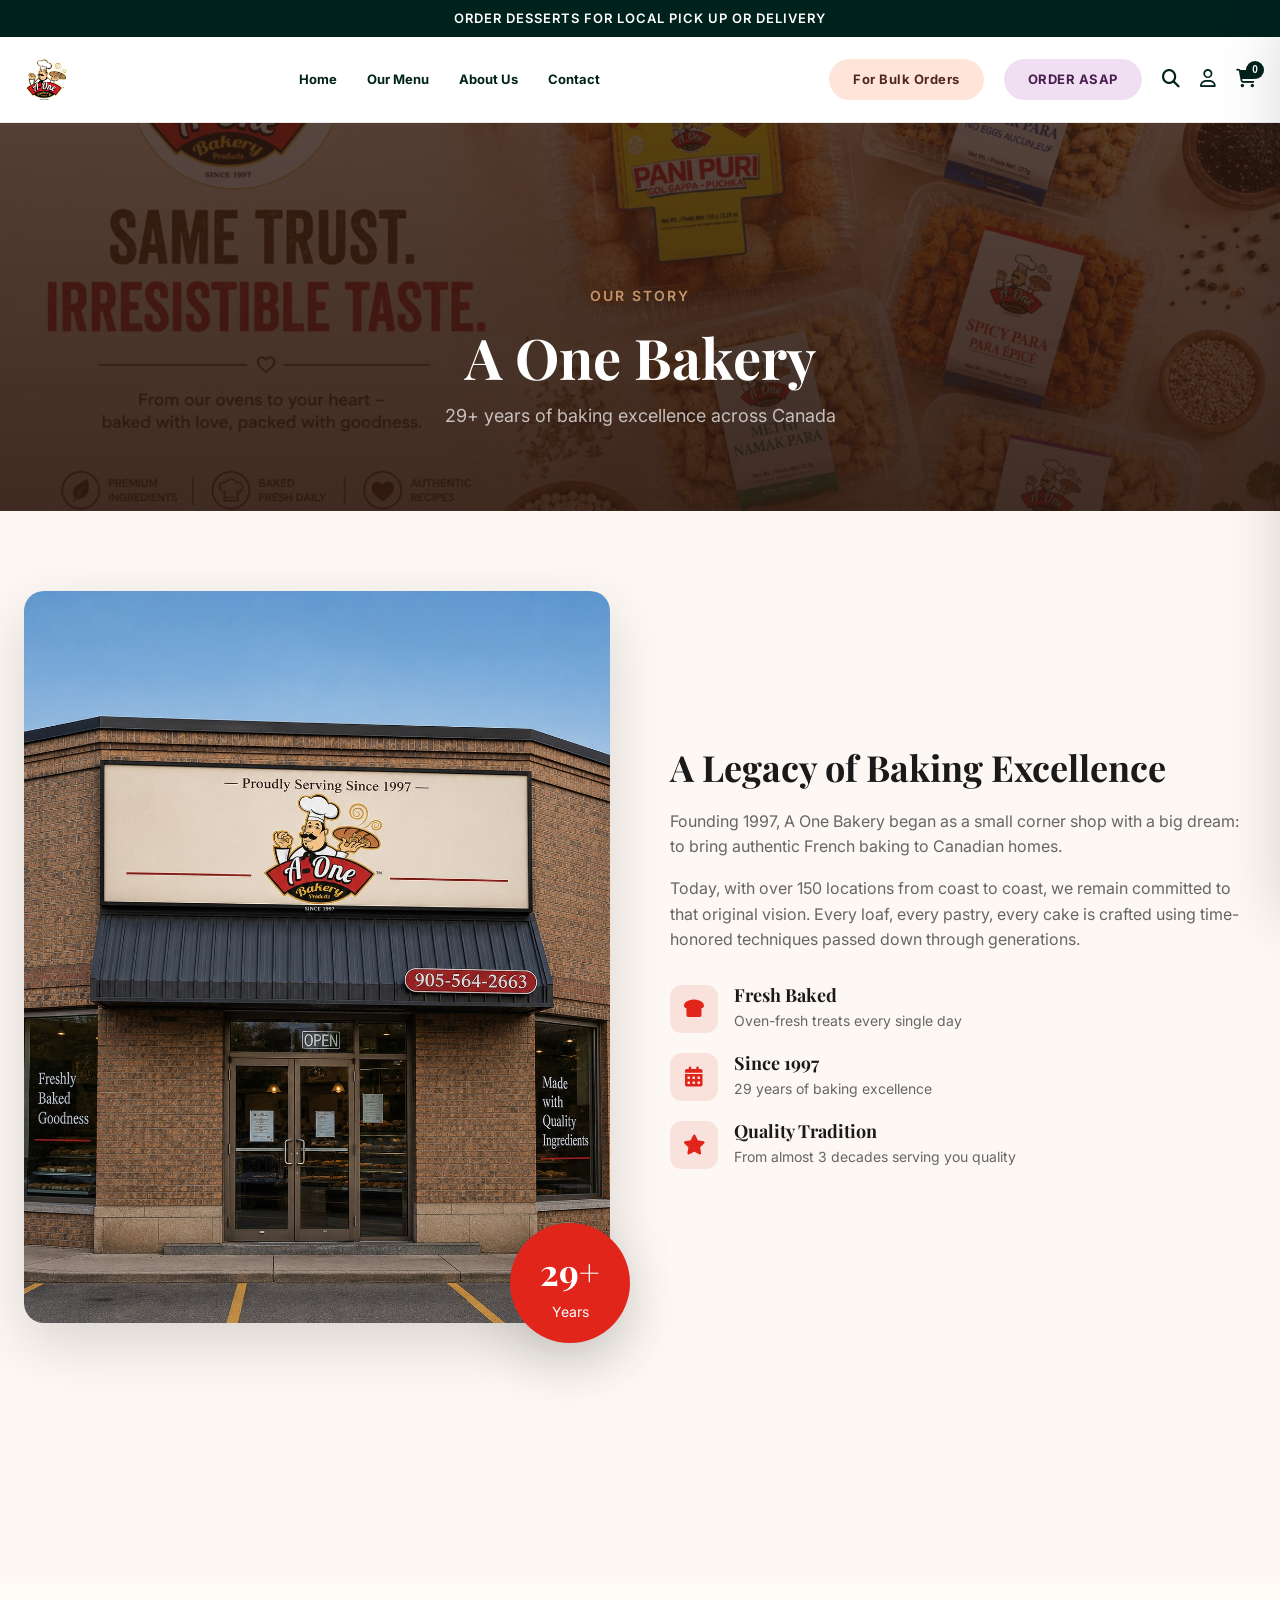
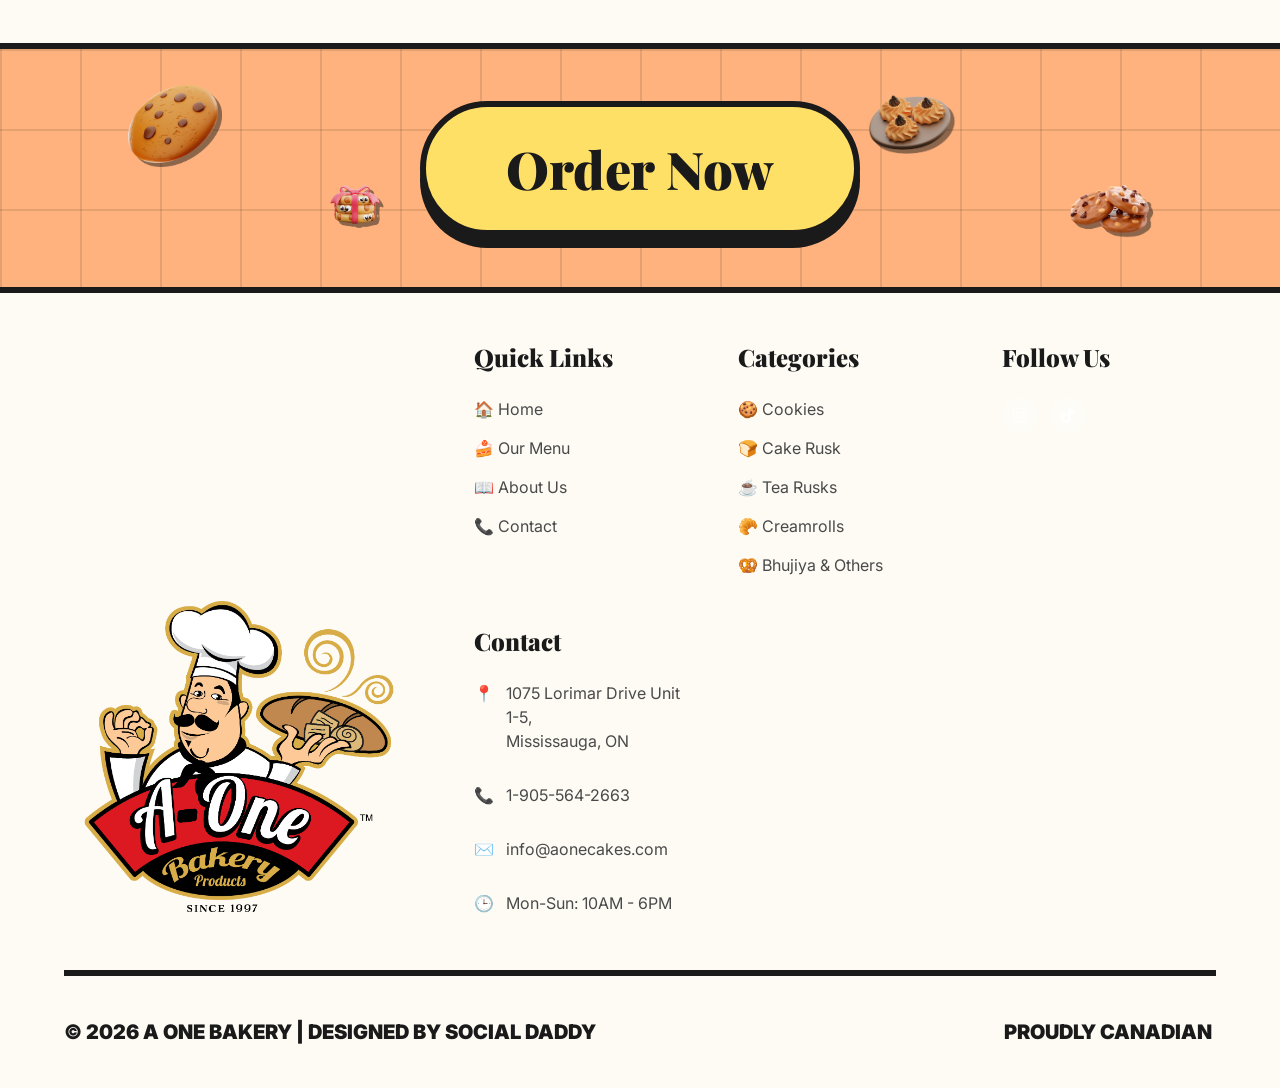
<file: about.html>
<!DOCTYPE html>
<html lang="en">

<head>
    <meta charset="UTF-8">
    <meta name="viewport" content="width=device-width, initial-scale=1.0">
    <title>About Us | A One Bakery - Our Passion For Fresh Baking</title>
    <link rel="canonical" href="https://aonebakery.vercel.app/about.html">
    <meta name="description" content="Learn about A One Bakery's history, heritage, and dedication to crafting authentic bakery treats.">
    <link rel="stylesheet" href="css/global.css">
    <link rel="stylesheet" href="css/about.css">
    <link
        href="https://fonts.googleapis.com/css2?family=Playfair+Display:wght@400;500;600;700;900&family=Inter:wght@300;400;500;600;700&display=swap"
        rel="stylesheet">
    <link rel="stylesheet" href="https://cdnjs.cloudflare.com/ajax/libs/font-awesome/6.4.0/css/all.min.css">
</head>

<body>

    <!-- Announcement Bar -->
    <div class="announcement-bar">
        <p>ORDER DESSERTS FOR LOCAL PICK UP OR DELIVERY</p>
    </div>

    <!-- Navigation -->
    <nav class="navbar" id="navbar">
        <div class="nav-container">
            <a href="index.html" class="logo">
                <img src="assets/a-one-logo1.png" alt="A One Bakery Logo" class="nav-logo-img">
            </a>
            <ul class="nav-links">
                <li><a href="index.html">Home</a></li>
                <li><a href="menu.html">Our Menu</a></li>
                <li><a href="about.html">About Us</a></li>
                <li><a href="contact.html">Contact</a></li>
            </ul>
            <div class="nav-actions">
                <a href="bulkorderenquiry.html" class="bulk-order-btn">For Bulk Orders</a>
                <a href="menu.html" class="order-asap-btn">ORDER ASAP</a>
                <button class="search-btn" id="searchBtn" aria-label="Open Search"><i class="fas fa-search"></i></button>
                <button class="user-btn"><i class="far fa-user"></i></button>
                <button class="cart-btn" id="cartBtn" aria-label="View Shopping Cart">
                    <i class="fas fa-shopping-cart"></i>
                    <span class="cart-count" id="cartCount">0</span>
                </button>
                <button class="mobile-menu-btn" id="mobileMenuBtn" aria-label="Toggle Mobile Menu">
                    <span></span><span></span><span></span>
                </button>
            </div>
        </div>
    </nav>

    <!-- Search Overlay -->
    <div class="search-overlay" id="searchOverlay">
        <div class="search-content">
            <button class="close-search" id="closeSearch" aria-label="Close Search"><i class="fas fa-times"></i></button>
            <input type="text" placeholder="Search our delicious collection..." id="searchInput">
            <div class="search-results" id="searchResults"></div>
        </div>
    </div>

    <!-- Cart Sidebar -->
    <div class="cart-sidebar" id="cartSidebar">
        <div class="cart-header">
            <h3>Your Cart</h3>
            <button class="close-cart" id="closeCart" aria-label="Close Shopping Cart"><i class="fas fa-times"></i></button>
        </div>
        <div class="cart-items" id="cartItems">
            <div class="empty-cart">
                <i class="fas fa-shopping-basket"></i>
                <p>Your cart is empty</p>
                <span>Add some delicious items!</span>
            </div>
        </div>
        <div class="cart-footer">
            <div class="cart-total">
                <span>Total</span>
                <span id="cartTotal">$0.00</span>
            </div>
            <button class="checkout-btn" id="checkoutBtn">Proceed to Checkout</button>
        </div>
    </div>
    <div class="cart-overlay" id="cartOverlay"></div>

    <!-- Mobile Menu -->
    <div class="mobile-menu" id="mobileMenu">
        <button class="close-mobile" id="closeMobile" aria-label="Close Mobile Menu"><i class="fas fa-times"></i></button>
        <ul>
            <li><a href="index.html">Home</a></li>
            <li><a href="menu.html">Our Menu</a></li>
            <li><a href="about.html" class="nav-link active">About Us</a></li>
            <li><a href="contact.html">Contact</a></li>
        </ul>
    </div>

    <!-- Toast Notification -->
    <div class="toast" id="toast">
        <i class="fas fa-check-circle"></i>
        <span id="toastMessage">Item added to cart!</span>
    </div>

    
<!-- ========== ABOUT PAGE ========== -->
    <section class="page active" id="about">
        <div class="page-header about-header">
            <div class="page-header-bg"></div>
            <div class="page-header-content">
                <span class="page-tag">Our Story</span>
                <h1>A One Bakery</h1>
                <p>29+ years of baking excellence across Canada</p>
            </div>
        </div>

        <div class="about-content">
            <div class="container">
                <div class="about-story">
                    <div class="about-img">
                        <img src="assets/aboutusoff.jpeg" alt="Our Bakery">
                        <div class="experience-badge">
                            <span>29+</span>
                            <small>Years</small>
                        </div>
                    </div>
                    <div class="about-text">
                        <h2>A Legacy of Baking Excellence</h2>
                        <p>Founding 1997, A One Bakery began as
                            a small corner shop with a big dream: to bring authentic French baking to Canadian homes.
                        </p>
                        <p>Today, with over 150 locations from coast to coast, we remain committed to that original
                            vision. Every loaf, every pastry, every cake is crafted using time-honored techniques passed
                            down through generations.</p>
                        <div class="about-features">
                            <div class="about-feature">
                                <i class="fas fa-bread-slice"></i>
                                <div>
                                    <h4>Fresh Baked</h4>
                                    <p>Oven-fresh treats every single day</p>
                                </div>
                            </div>
                            <div class="about-feature">
                                <i class="fas fa-calendar-alt"></i>
                                <div>
                                    <h4>Since 1997</h4>
                                    <p>29 years of baking excellence</p>
                                </div>
                            </div>
                            <div class="about-feature">
                                <i class="fas fa-star"></i>
                                <div>
                                    <h4>Quality Tradition</h4>
                                    <p>From almost 3 decades serving you quality</p>
                                </div>
                            </div>
                        </div>
                    </div>
                </div>
            </div>

        </div>
    </section>
<!-- Premium Footer Section -->
    <footer class="main-footer">
        <!-- Call to Action Grid -->
        <div class="footer-cta-container">
            <div class="footer-grid-bg" id="footerInteractiveGrid">
                <!-- Interactive Floating Icons -->
                <div class="interactive-icon-wrapper icon-1"><img src="assets/icon21.png" class="interactive-icon" alt="Icon 11"></div>
                <div class="interactive-icon-wrapper icon-2"><img src="assets/icon22.png" class="interactive-icon" alt="Icon 12"></div>
                <div class="interactive-icon-wrapper icon-3"><img src="assets/icon23.png" class="interactive-icon" alt="Icon 13"></div>
                <div class="interactive-icon-wrapper icon-4"><img src="assets/icon24.png" class="interactive-icon" alt="Icon 14"></div>
                <div class="interactive-icon-wrapper icon-5"><img src="assets/icon25.png" class="interactive-icon" alt="Icon 15"></div>
                
                <div class="cta-wrapper">
                    <a href="menu.html" class="cta-pill-btn">Order Now</a>
                </div>
            </div>
        </div>

        <!-- Footer Info -->
        <div class="footer-bottom-max">
            <div class="container">
                <div class="footer-max-content">
                    <div class="footer-max-left">
                        <div class="footer-max-logo">
                            <img src="assets/a-one-logo1.png" alt="A One Bakery Logo" class="logo-image-max">
                        </div>
                    </div>
                    <div class="footer-max-right">
                        <div class="footer-links-grid">
                            <!-- Quick Links -->
                            <div class="footer-col">
                                <h4>Quick Links</h4>
                                <ul>
                                    <li><a href="index.html">🏠 Home</a></li>
                                    <li><a href="menu.html">🍰 Our Menu</a></li>
                                    <li><a href="about.html">📖 About Us</a></li>
                                    <li><a href="contact.html">📞 Contact</a></li>
                                </ul>
                            </div>
                            
                            <!-- Categories -->
                            <div class="footer-col">
                                <h4>Categories</h4>
                                <ul>
                                    <li><a href="menu.html?filter=Cookies">🍪 Cookies</a></li>
                                    <li><a href="menu.html?filter=Cake%20Rusk">🍞 Cake Rusk</a></li>
                                    <li><a href="menu.html?filter=Tea%20Rusks">☕ Tea Rusks</a></li>
                                    <li><a href="menu.html?filter=Creamrolls">🥐 Creamrolls</a></li>
                                    <li><a href="menu.html?filter=Bhujiya%20and%20others">🥨 Bhujiya & Others</a></li>
                                </ul>
                            </div>
                            
                                                    <div class="footer-col">
                            <h4>Follow Us</h4>
                            <div class="social-links footer-social-links" style="display: flex; gap: 12px; margin-top: 10px;">
                                <a href="https://www.instagram.com/aonebakeryproducts?igsh=MWNjOG5ocGx4NHBrbw==" target="_blank" rel="noopener" aria-label="Instagram" style="width: 36px; height: 36px; border-radius: 50%; background: rgba(255,255,255,0.15); display: flex; align-items: center; justify-content: center; color: white; transition: all 0.3s ease;"><i class="fab fa-instagram"></i></a>
                                <a href="https://www.tiktok.com/@aonebakeryproducts?_r=1&_t=ZS-98WWlyIFol3" target="_blank" rel="noopener" aria-label="TikTok" style="width: 36px; height: 36px; border-radius: 50%; background: rgba(255,255,255,0.15); display: flex; align-items: center; justify-content: center; color: white; transition: all 0.3s ease;"><i class="fab fa-tiktok"></i></a>
                            </div>
                        </div>
                            <!-- Contact -->
                            <div class="footer-col">
                                <h4>Contact</h4>
                                <ul class="contact-info">
                                    <li><span class="footer-icon">📍</span> <span class="footer-text">1075 Lorimar Drive Unit 1-5,<br>Mississauga, ON</span></li>
                                    <li><span class="footer-icon">📞</span> <span class="footer-text">1-905-564-2663</span></li>
                                    <li><span class="footer-icon">✉️</span> <span class="footer-text">info@aonecakes.com</span></li>
                                    <li><span class="footer-icon">🕒</span> <span class="footer-text">Mon-Sun: 10AM - 6PM</span></li>
                                </ul>
                            </div>
                        </div>
                    </div>
                </div>
                <div class="footer-legal-max">
                    <p>&copy; 2026 A One Bakery | DESIGNED BY SOCIAL DADDY</p>
                    <p>PROUDLY CANADIAN <i class="fas fa-maple-leaf"></i></p>
                </div>
            </div>
        </div>
    </footer>

    <!-- Product Quick View Modal -->
    <div class="modal" id="productModal">
        <div class="modal-content">
            <button class="modal-close" id="modalClose"><i class="fas fa-times"></i></button>
            <div class="modal-body" id="modalBody"></div>
        </div>
    </div>

    <script src="js/global.js"></script>
    <script src="js/about.js"></script>
</body>

</html>
</file>
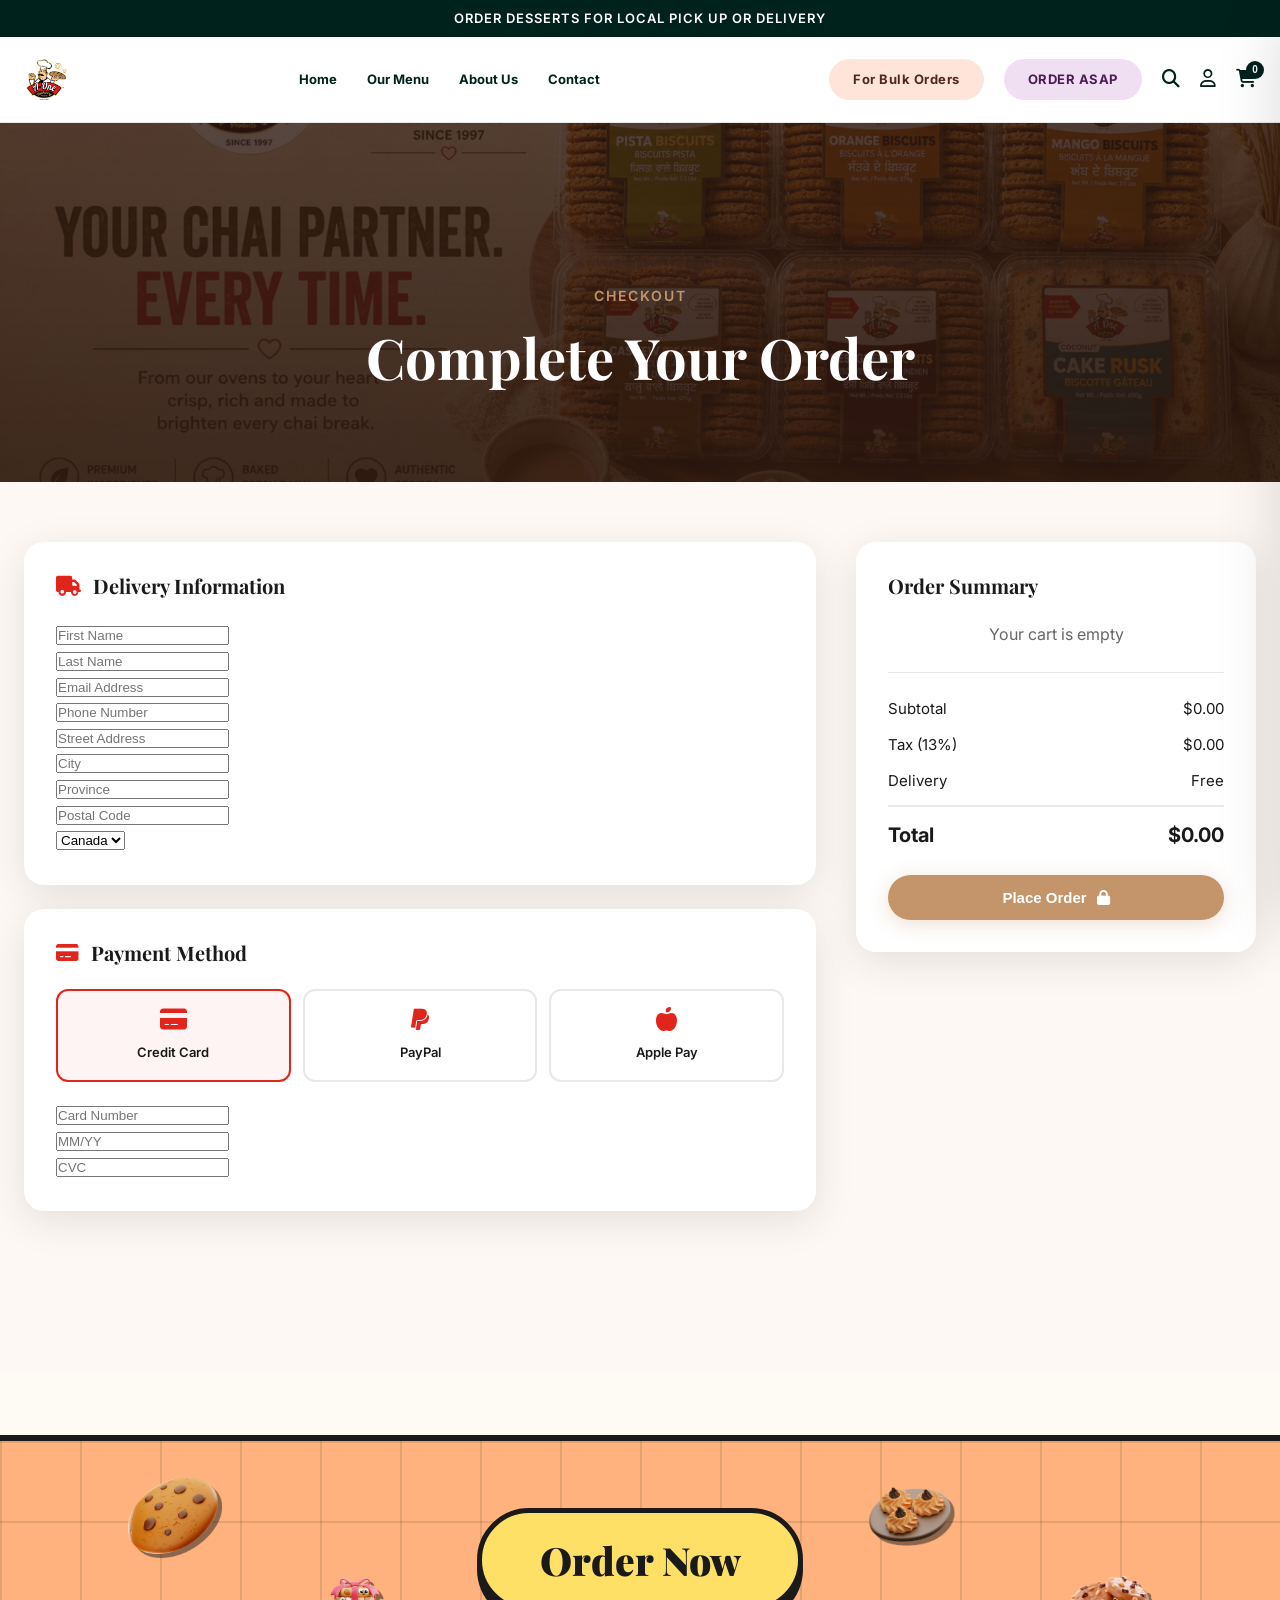
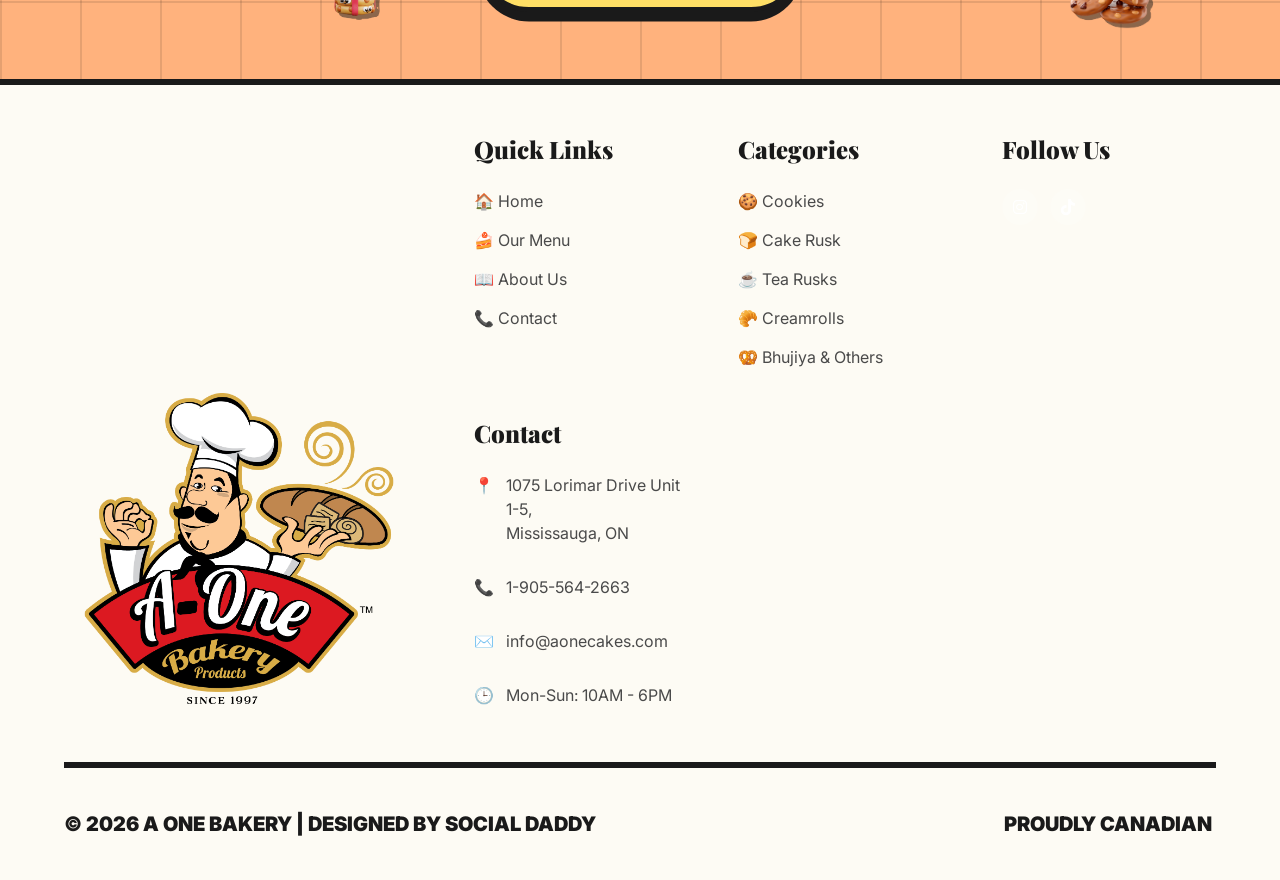
<file: checkout.html>
﻿<!DOCTYPE html>
<html lang="en">

<head>
    <meta charset="UTF-8">
    <meta name="viewport" content="width=device-width, initial-scale=1.0">
    <title>Checkout | A One Bakery - Secure Online Order</title>
    <link rel="canonical" href="https://aonebakery.vercel.app/checkout.html">
    <meta name="description" content="Complete your order securely at A One Bakery for fast delivery and fresh pickup.">
    <link rel="stylesheet" href="css/global.css">
    <link rel="stylesheet" href="css/checkout.css">
    <link
        href="https://fonts.googleapis.com/css2?family=Playfair+Display:wght@400;500;600;700;900&family=Inter:wght@300;400;500;600;700&display=swap"
        rel="stylesheet">
    <link rel="stylesheet" href="https://cdnjs.cloudflare.com/ajax/libs/font-awesome/6.4.0/css/all.min.css">
</head>

<body>

    <!-- Announcement Bar -->
    <div class="announcement-bar">
        <p>ORDER DESSERTS FOR LOCAL PICK UP OR DELIVERY</p>
    </div>

    <!-- Navigation -->
    <nav class="navbar" id="navbar">
        <div class="nav-container">
            <a href="index.html" class="logo">
                <img src="assets/a-one-logo1.png" alt="A One Bakery Logo" class="nav-logo-img">
            </a>
            <ul class="nav-links">
                <li><a href="index.html">Home</a></li>
                <li><a href="menu.html">Our Menu</a></li>
                <li><a href="about.html">About Us</a></li>
                <li><a href="contact.html">Contact</a></li>
            </ul>
            <div class="nav-actions">
                <a href="bulkorderenquiry.html" class="bulk-order-btn">For Bulk Orders</a>
                <a href="menu.html" class="order-asap-btn">ORDER ASAP</a>
                <button class="search-btn" id="searchBtn" aria-label="Open Search"><i class="fas fa-search"></i></button>
                <button class="user-btn"><i class="far fa-user"></i></button>
                <button class="cart-btn" id="cartBtn" aria-label="View Shopping Cart">
                    <i class="fas fa-shopping-cart"></i>
                    <span class="cart-count" id="cartCount">0</span>
                </button>
                <button class="mobile-menu-btn" id="mobileMenuBtn" aria-label="Toggle Mobile Menu">
                    <span></span><span></span><span></span>
                </button>
            </div>
        </div>
    </nav>

    <!-- Search Overlay -->
    <div class="search-overlay" id="searchOverlay">
        <div class="search-content">
            <button class="close-search" id="closeSearch" aria-label="Close Search"><i class="fas fa-times"></i></button>
            <input type="text" placeholder="Search our delicious collection..." id="searchInput">
            <div class="search-results" id="searchResults"></div>
        </div>
    </div>

    <!-- Cart Sidebar -->
    <div class="cart-sidebar" id="cartSidebar">
        <div class="cart-header">
            <h3>Your Cart</h3>
            <button class="close-cart" id="closeCart" aria-label="Close Shopping Cart"><i class="fas fa-times"></i></button>
        </div>
        <div class="cart-items" id="cartItems">
            <div class="empty-cart">
                <i class="fas fa-shopping-basket"></i>
                <p>Your cart is empty</p>
                <span>Add some delicious items!</span>
            </div>
        </div>
        <div class="cart-footer">
            <div class="cart-total">
                <span>Total</span>
                <span id="cartTotal">$0.00</span>
            </div>
            <button class="checkout-btn" id="checkoutBtn">Proceed to Checkout</button>
        </div>
    </div>
    <div class="cart-overlay" id="cartOverlay"></div>

    <!-- Mobile Menu -->
    <div class="mobile-menu" id="mobileMenu">
        <button class="close-mobile" id="closeMobile" aria-label="Close Mobile Menu"><i class="fas fa-times"></i></button>
        <ul>
            <li><a href="index.html">Home</a></li>
            <li><a href="menu.html">Our Menu</a></li>
            <li><a href="about.html">About Us</a></li>
            <li><a href="contact.html">Contact</a></li>
        </ul>
    </div>

    <!-- Toast Notification -->
    <div class="toast" id="toast">
        <i class="fas fa-check-circle"></i>
        <span id="toastMessage">Item added to cart!</span>
    </div>

    
<!-- ========== CHECKOUT PAGE ========== -->
    <section class="page" id="checkout">
        <div class="page-header">
            <div class="page-header-bg"></div>
            <div class="page-header-content">
                <span class="page-tag">Checkout</span>
                <h1>Complete Your Order</h1>
            </div>
        </div>
        <div class="checkout-container">
            <div class="container">
                <div class="checkout-grid">
                    <div class="checkout-form">
                        <div class="checkout-section">
                            <h3><i class="fas fa-truck"></i> Delivery Information</h3>
                            <div class="form-row">
                                <div class="form-group">
                                    <input type="text" placeholder="First Name" required>
                                </div>
                                <div class="form-group">
                                    <input type="text" placeholder="Last Name" required>
                                </div>
                            </div>
                            <div class="form-group">
                                <input type="email" placeholder="Email Address" required>
                            </div>
                            <div class="form-group">
                                <input type="tel" placeholder="Phone Number" required>
                            </div>
                            <div class="form-group">
                                <input type="text" placeholder="Street Address" required>
                            </div>
                            <div class="form-row">
                                <div class="form-group">
                                    <input type="text" placeholder="City" required>
                                </div>
                                <div class="form-group">
                                    <input type="text" placeholder="Province" required>
                                </div>
                            </div>
                            <div class="form-row">
                                <div class="form-group">
                                    <input type="text" placeholder="Postal Code" required>
                                </div>
                                <div class="form-group">
                                    <select>
                                        <option>Canada</option>
                                    </select>
                                </div>
                            </div>
                        </div>

                        <div class="checkout-section">
                            <h3><i class="fas fa-credit-card"></i> Payment Method</h3>
                            <div class="payment-methods">
                                <div class="payment-method active">
                                    <i class="fas fa-credit-card"></i>
                                    <span>Credit Card</span>
                                </div>
                                <div class="payment-method">
                                    <i class="fab fa-paypal"></i>
                                    <span>PayPal</span>
                                </div>
                                <div class="payment-method">
                                    <i class="fas fa-apple-alt"></i>
                                    <span>Apple Pay</span>
                                </div>
                            </div>
                            <div class="form-group">
                                <input type="text" placeholder="Card Number">
                            </div>
                            <div class="form-row">
                                <div class="form-group">
                                    <input type="text" placeholder="MM/YY">
                                </div>
                                <div class="form-group">
                                    <input type="text" placeholder="CVC">
                                </div>
                            </div>
                        </div>
                    </div>

                    <div class="checkout-summary">
                        <h3>Order Summary</h3>
                        <div class="checkout-items" id="checkoutItems"></div>
                        <div class="checkout-totals">
                            <div class="total-row">
                                <span>Subtotal</span>
                                <span id="checkoutSubtotal">$0.00</span>
                            </div>
                            <div class="total-row">
                                <span>Tax (13%)</span>
                                <span id="checkoutTax">$0.00</span>
                            </div>
                            <div class="total-row">
                                <span>Delivery</span>
                                <span>Free</span>
                            </div>
                            <div class="total-row grand">
                                <span>Total</span>
                                <span id="checkoutTotal">$0.00</span>
                            </div>
                        </div>
                        <button class="btn btn-primary btn-full" id="placeOrderBtn">
                            <span>Place Order</span>
                            <i class="fas fa-lock"></i>
                        </button>
                    </div>
                </div>
            </div>
        </div>
    </section>
<!-- Premium Footer Section -->
    <footer class="main-footer">
        <!-- Call to Action Grid -->
        <div class="footer-cta-container">
            <div class="footer-grid-bg" id="footerInteractiveGrid">
                <!-- Interactive Floating Icons -->
                <div class="interactive-icon-wrapper icon-1"><img src="assets/icon21.png" class="interactive-icon" alt="Icon 11"></div>
                <div class="interactive-icon-wrapper icon-2"><img src="assets/icon22.png" class="interactive-icon" alt="Icon 12"></div>
                <div class="interactive-icon-wrapper icon-3"><img src="assets/icon23.png" class="interactive-icon" alt="Icon 13"></div>
                <div class="interactive-icon-wrapper icon-4"><img src="assets/icon24.png" class="interactive-icon" alt="Icon 14"></div>
                <div class="interactive-icon-wrapper icon-5"><img src="assets/icon25.png" class="interactive-icon" alt="Icon 15"></div>
                
                <div class="cta-wrapper">
                    <a href="menu.html" class="cta-pill-btn">Order Now</a>
                </div>
            </div>
        </div>

        <!-- Footer Info -->
        <div class="footer-bottom-max">
            <div class="container">
                <div class="footer-max-content">
                    <div class="footer-max-left">
                        <div class="footer-max-logo">
                            <img src="assets/a-one-logo1.png" alt="A One Bakery Logo" class="logo-image-max">
                        </div>
                    </div>
                    <div class="footer-max-right">
                        <div class="footer-links-grid">
                            <!-- Quick Links -->
                            <div class="footer-col">
                                <h4>Quick Links</h4>
                                <ul>
                                    <li><a href="index.html">🏠 Home</a></li>
                                    <li><a href="menu.html">🍰 Our Menu</a></li>
                                    <li><a href="about.html">📖 About Us</a></li>
                                    <li><a href="contact.html">📞 Contact</a></li>
                                </ul>
                            </div>
                            
                            <!-- Categories -->
                            <div class="footer-col">
                                <h4>Categories</h4>
                                <ul>
                                    <li><a href="menu.html?filter=Cookies">🍪 Cookies</a></li>
                                    <li><a href="menu.html?filter=Cake%20Rusk">🍞 Cake Rusk</a></li>
                                    <li><a href="menu.html?filter=Tea%20Rusks">☕ Tea Rusks</a></li>
                                    <li><a href="menu.html?filter=Creamrolls">🥐 Creamrolls</a></li>
                                    <li><a href="menu.html?filter=Bhujiya%20and%20others">🥨 Bhujiya & Others</a></li>
                                </ul>
                            </div>
                            
                                                    <div class="footer-col">
                            <h4>Follow Us</h4>
                            <div class="social-links footer-social-links" style="display: flex; gap: 12px; margin-top: 10px;">
                                <a href="https://www.instagram.com/aonebakeryproducts?igsh=MWNjOG5ocGx4NHBrbw==" target="_blank" rel="noopener" aria-label="Instagram" style="width: 36px; height: 36px; border-radius: 50%; background: rgba(255,255,255,0.15); display: flex; align-items: center; justify-content: center; color: white; transition: all 0.3s ease;"><i class="fab fa-instagram"></i></a>
                                <a href="https://www.tiktok.com/@aonebakeryproducts?_r=1&_t=ZS-98WWlyIFol3" target="_blank" rel="noopener" aria-label="TikTok" style="width: 36px; height: 36px; border-radius: 50%; background: rgba(255,255,255,0.15); display: flex; align-items: center; justify-content: center; color: white; transition: all 0.3s ease;"><i class="fab fa-tiktok"></i></a>
                            </div>
                        </div>
                            <!-- Contact -->
                            <div class="footer-col">
                                <h4>Contact</h4>
                                <ul class="contact-info">
                                    <li><span class="footer-icon">📍</span> <span class="footer-text">1075 Lorimar Drive Unit 1-5,<br>Mississauga, ON</span></li>
                                    <li><span class="footer-icon">📞</span> <span class="footer-text">1-905-564-2663</span></li>
                                    <li><span class="footer-icon">✉️</span> <span class="footer-text">info@aonecakes.com</span></li>
                                    <li><span class="footer-icon">🕒</span> <span class="footer-text">Mon-Sun: 10AM - 6PM</span></li>
                                </ul>
                            </div>
                        </div>
                    </div>
                </div>
                <div class="footer-legal-max">
                    <p>&copy; 2026 A One Bakery | DESIGNED BY SOCIAL DADDY</p>
                    <p>PROUDLY CANADIAN <i class="fas fa-maple-leaf"></i></p>
                </div>
            </div>
        </div>
    </footer>

    <!-- Product Quick View Modal -->
    <div class="modal" id="productModal">
        <div class="modal-content">
            <button class="modal-close" id="modalClose"><i class="fas fa-times"></i></button>
            <div class="modal-body" id="modalBody"></div>
        </div>
    </div>

    <script src="js/global.js"></script>
    <script src="js/checkout.js"></script>
</body>

</html>
</file>
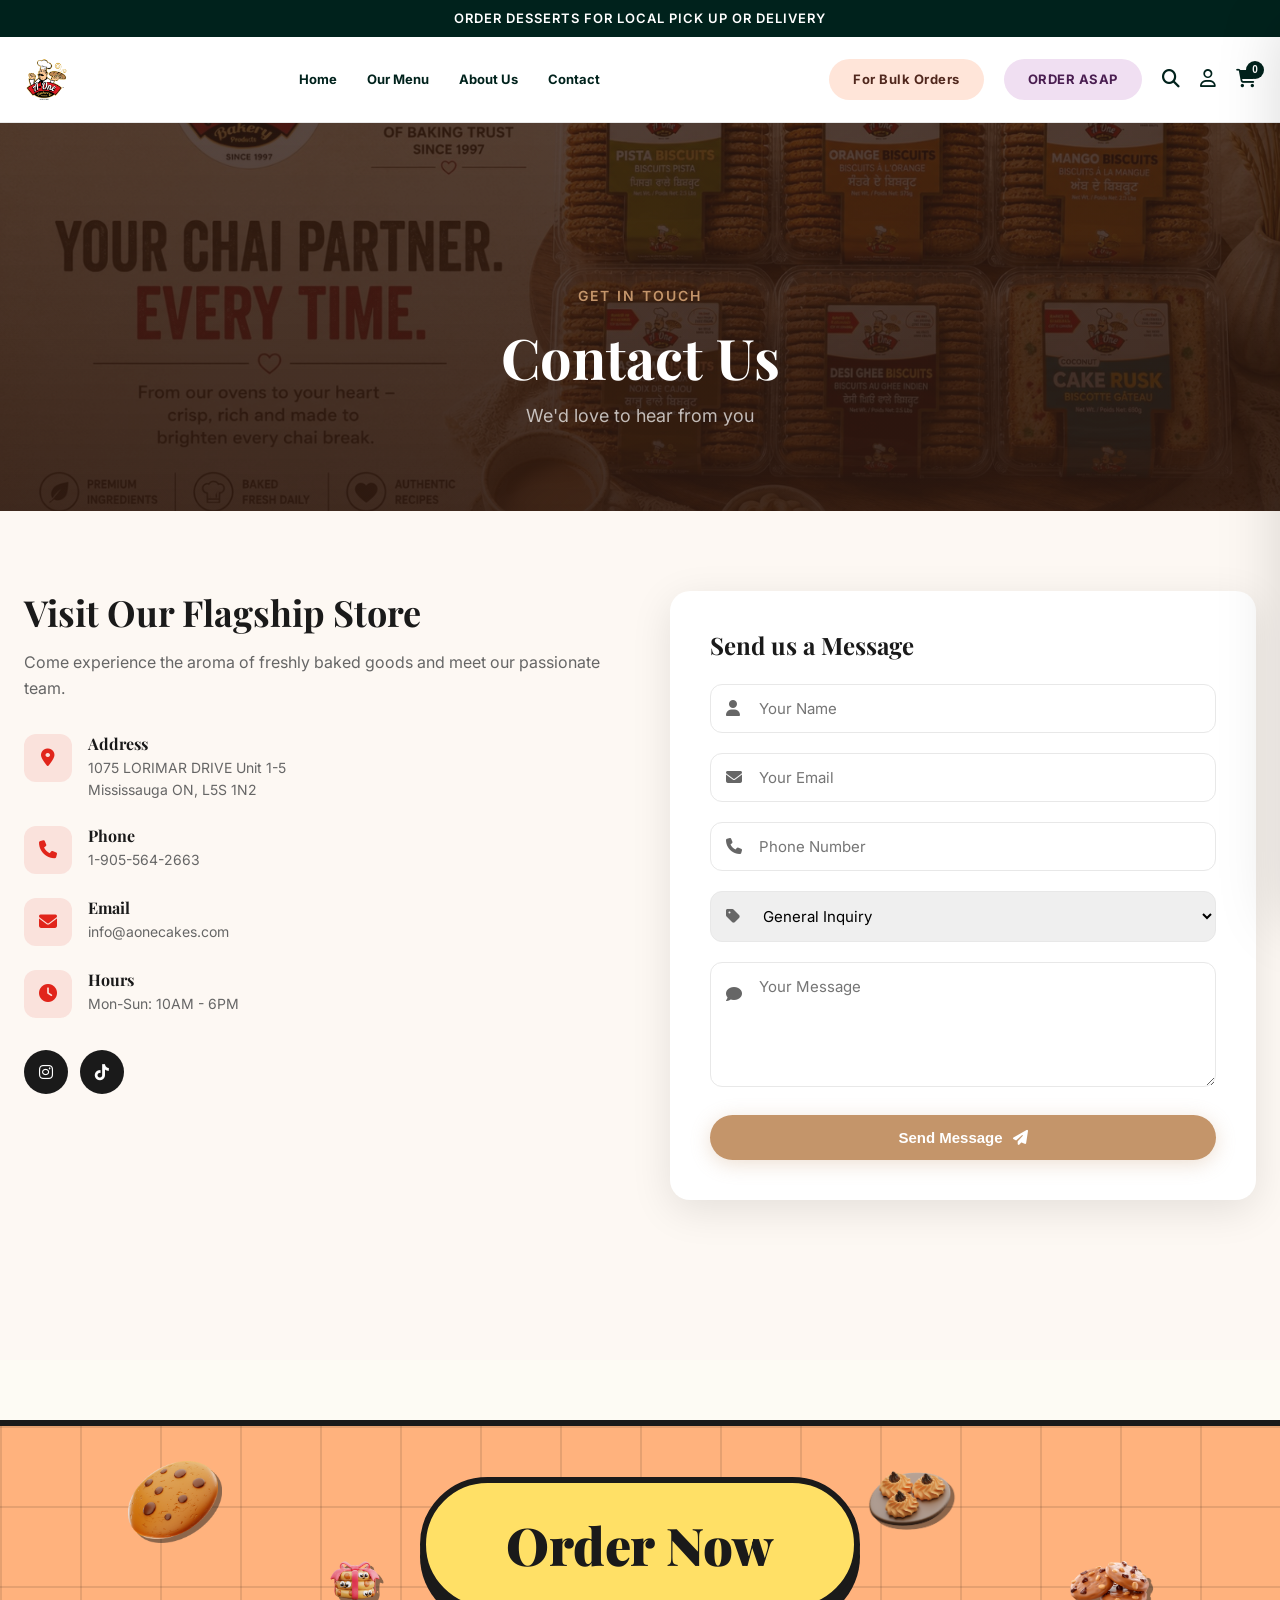
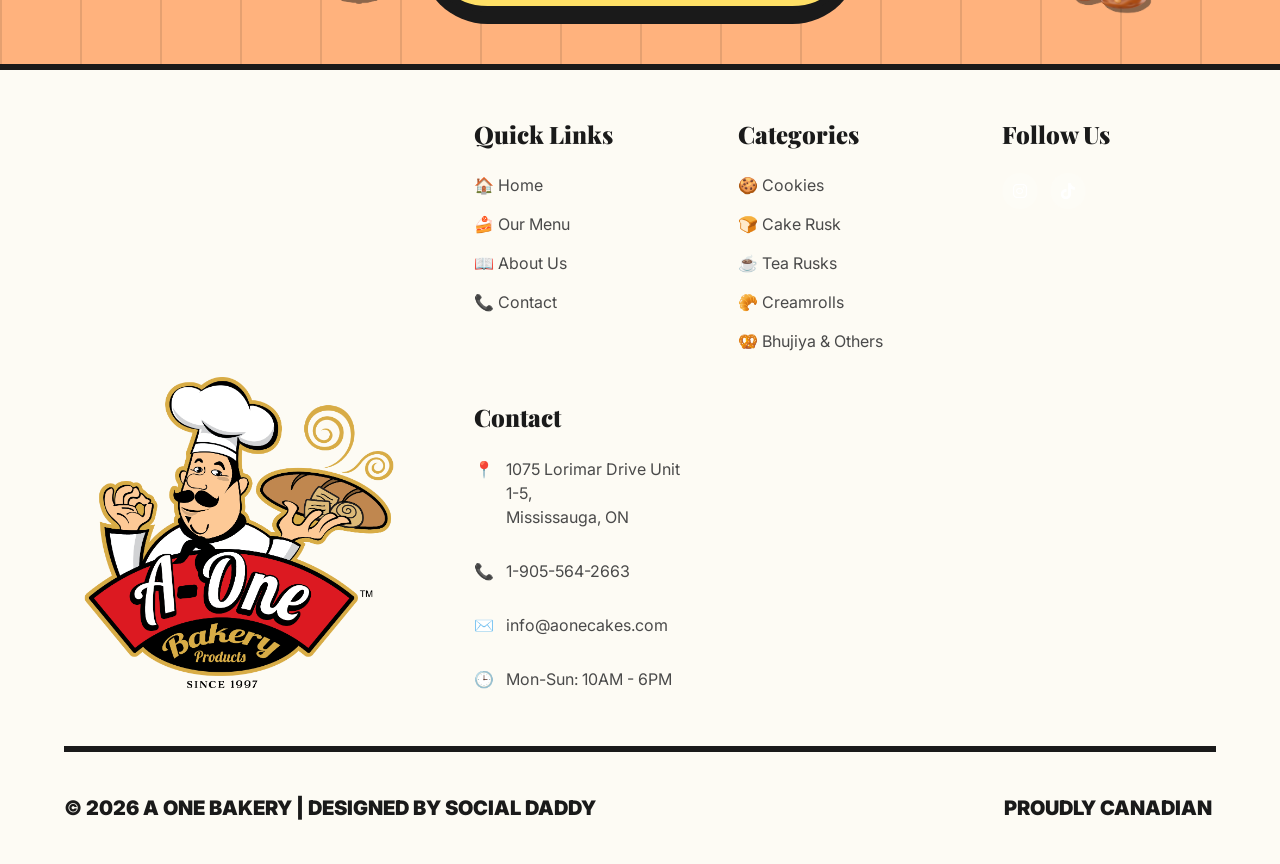
<file: contact.html>
<!DOCTYPE html>
<html lang="en">

<head>
    <meta charset="UTF-8">
    <meta name="viewport" content="width=device-width, initial-scale=1.0">
    <title>Contact Us | A One Bakery - Get In Touch & Store Locations</title>
    <link rel="canonical" href="https://aonebakery.vercel.app/contact.html">
    <meta name="description" content="Contact A One Bakery for inquiries, store locations, feedback, and customer support.">
    <link rel="stylesheet" href="css/global.css">
    <link rel="stylesheet" href="css/contact.css">
    <link
        href="https://fonts.googleapis.com/css2?family=Playfair+Display:wght@400;500;600;700;900&family=Inter:wght@300;400;500;600;700&display=swap"
        rel="stylesheet">
    <link rel="stylesheet" href="https://cdnjs.cloudflare.com/ajax/libs/font-awesome/6.4.0/css/all.min.css">
</head>

<body>

    <!-- Announcement Bar -->
    <div class="announcement-bar">
        <p>ORDER DESSERTS FOR LOCAL PICK UP OR DELIVERY</p>
    </div>

    <!-- Navigation -->
    <nav class="navbar" id="navbar">
        <div class="nav-container">
            <a href="index.html" class="logo">
                <img src="assets/a-one-logo1.png" alt="A One Bakery Logo" class="nav-logo-img">
            </a>
            <ul class="nav-links">
                <li><a href="index.html">Home</a></li>
                <li><a href="menu.html">Our Menu</a></li>
                <li><a href="about.html">About Us</a></li>
                <li><a href="contact.html">Contact</a></li>
            </ul>
            <div class="nav-actions">
                <a href="bulkorderenquiry.html" class="bulk-order-btn">For Bulk Orders</a>
                <a href="menu.html" class="order-asap-btn">ORDER ASAP</a>
                <button class="search-btn" id="searchBtn" aria-label="Open Search"><i class="fas fa-search"></i></button>
                <button class="user-btn"><i class="far fa-user"></i></button>
                <button class="cart-btn" id="cartBtn" aria-label="View Shopping Cart">
                    <i class="fas fa-shopping-cart"></i>
                    <span class="cart-count" id="cartCount">0</span>
                </button>
                <button class="mobile-menu-btn" id="mobileMenuBtn" aria-label="Toggle Mobile Menu">
                    <span></span><span></span><span></span>
                </button>
            </div>
        </div>
    </nav>

    <!-- Search Overlay -->
    <div class="search-overlay" id="searchOverlay">
        <div class="search-content">
            <button class="close-search" id="closeSearch" aria-label="Close Search"><i class="fas fa-times"></i></button>
            <input type="text" placeholder="Search our delicious collection..." id="searchInput">
            <div class="search-results" id="searchResults"></div>
        </div>
    </div>

    <!-- Cart Sidebar -->
    <div class="cart-sidebar" id="cartSidebar">
        <div class="cart-header">
            <h3>Your Cart</h3>
            <button class="close-cart" id="closeCart" aria-label="Close Shopping Cart"><i class="fas fa-times"></i></button>
        </div>
        <div class="cart-items" id="cartItems">
            <div class="empty-cart">
                <i class="fas fa-shopping-basket"></i>
                <p>Your cart is empty</p>
                <span>Add some delicious items!</span>
            </div>
        </div>
        <div class="cart-footer">
            <div class="cart-total">
                <span>Total</span>
                <span id="cartTotal">$0.00</span>
            </div>
            <button class="checkout-btn" id="checkoutBtn">Proceed to Checkout</button>
        </div>
    </div>
    <div class="cart-overlay" id="cartOverlay"></div>

    <!-- Mobile Menu -->
    <div class="mobile-menu" id="mobileMenu">
        <button class="close-mobile" id="closeMobile" aria-label="Close Mobile Menu"><i class="fas fa-times"></i></button>
        <ul>
            <li><a href="index.html">Home</a></li>
            <li><a href="menu.html">Our Menu</a></li>
            <li><a href="about.html">About Us</a></li>
            <li><a href="contact.html" class="nav-link active">Contact</a></li>
        </ul>
    </div>

    <!-- Toast Notification -->
    <div class="toast" id="toast">
        <i class="fas fa-check-circle"></i>
        <span id="toastMessage">Item added to cart!</span>
    </div>

    
<!-- ========== CONTACT PAGE ========== -->
    <section class="page" id="contact">
        <div class="page-header contact-header">
            <div class="page-header-bg"></div>
            <div class="page-header-content">
                <span class="page-tag">Get in Touch</span>
                <h1>Contact Us</h1>
                <p>We'd love to hear from you</p>
            </div>
        </div>

        <div class="contact-container">
            <div class="container">
                <div class="contact-grid">
                    <div class="contact-info">
                        <h2>Visit Our Flagship Store</h2>
                        <p>Come experience the aroma of freshly baked goods and meet our passionate team.</p>

                        <div class="contact-details">
                            <div class="contact-item">
                                <i class="fas fa-map-marker-alt"></i>
                                <div>
                                    <h4>Address</h4>
                                    <p>1075 LORIMAR DRIVE Unit 1-5<br>Mississauga ON, L5S 1N2</p>
                                </div>
                            </div>
                            <div class="contact-item">
                                <i class="fas fa-phone"></i>
                                <div>
                                    <h4>Phone</h4>
                                    <p>1-905-564-2663</p>
                                </div>
                            </div>
                            <div class="contact-item">
                                <i class="fas fa-envelope"></i>
                                <div>
                                    <h4>Email</h4>
                                    <p>info@aonecakes.com</p>
                                </div>
                            </div>
                            <div class="contact-item">
                                <i class="fas fa-clock"></i>
                                <div>
                                    <h4>Hours</h4>
                                    <p>Mon-Sun: 10AM - 6PM</p>
                                </div>
                            </div>
                        </div>

                                                <div class="social-links">
                            <a href="https://www.instagram.com/aonebakeryproducts?igsh=MWNjOG5ocGx4NHBrbw==" target="_blank" rel="noopener" aria-label="Instagram"><i class="fab fa-instagram"></i></a>
                            <a href="https://www.tiktok.com/@aonebakeryproducts?_r=1&_t=ZS-98WWlyIFol3" target="_blank" rel="noopener" aria-label="TikTok"><i class="fab fa-tiktok"></i></a>
                        </div>
                    </div>

                    <div class="contact-form-wrapper">
                        <form class="contact-form" id="contactForm">
                            <h3>Send us a Message</h3>
                            <div class="form-group">
                                <input type="text" placeholder="Your Name" required>
                                <i class="fas fa-user"></i>
                            </div>
                            <div class="form-group">
                                <input type="email" placeholder="Your Email" required>
                                <i class="fas fa-envelope"></i>
                            </div>
                            <div class="form-group">
                                <input type="tel" placeholder="Phone Number">
                                <i class="fas fa-phone"></i>
                            </div>
                            <div class="form-group">
                                <select>
                                    <option>General Inquiry</option>
                                    <option>Custom Order</option>
                                    <option>Catering</option>
                                    <option>Feedback</option>
                                    <option>Franchise</option>
                                </select>
                                <i class="fas fa-tag"></i>
                            </div>
                            <div class="form-group">
                                <textarea placeholder="Your Message" rows="5" required></textarea>
                                <i class="fas fa-comment"></i>
                            </div>
                            <button type="submit" class="btn btn-primary btn-full">
                                <span>Send Message</span>
                                <i class="fas fa-paper-plane"></i>
                            </button>
                        </form>
                    </div>
                </div>
            </div>
        </div>


    </section>
<!-- Premium Footer Section -->
    <footer class="main-footer">
        <!-- Call to Action Grid -->
        <div class="footer-cta-container">
            <div class="footer-grid-bg" id="footerInteractiveGrid">
                <!-- Interactive Floating Icons -->
                <div class="interactive-icon-wrapper icon-1"><img src="assets/icon21.png" class="interactive-icon" alt="Icon 11"></div>
                <div class="interactive-icon-wrapper icon-2"><img src="assets/icon22.png" class="interactive-icon" alt="Icon 12"></div>
                <div class="interactive-icon-wrapper icon-3"><img src="assets/icon23.png" class="interactive-icon" alt="Icon 13"></div>
                <div class="interactive-icon-wrapper icon-4"><img src="assets/icon24.png" class="interactive-icon" alt="Icon 14"></div>
                <div class="interactive-icon-wrapper icon-5"><img src="assets/icon25.png" class="interactive-icon" alt="Icon 15"></div>
                
                <div class="cta-wrapper">
                    <a href="menu.html" class="cta-pill-btn">Order Now</a>
                </div>
            </div>
        </div>

        <!-- Footer Info -->
        <div class="footer-bottom-max">
            <div class="container">
                <div class="footer-max-content">
                    <div class="footer-max-left">
                        <div class="footer-max-logo">
                            <img src="assets/a-one-logo1.png" alt="A One Bakery Logo" class="logo-image-max">
                        </div>
                    </div>
                    <div class="footer-max-right">
                        <div class="footer-links-grid">
                            <!-- Quick Links -->
                            <div class="footer-col">
                                <h4>Quick Links</h4>
                                <ul>
                                    <li><a href="index.html">🏠 Home</a></li>
                                    <li><a href="menu.html">🍰 Our Menu</a></li>
                                    <li><a href="about.html">📖 About Us</a></li>
                                    <li><a href="contact.html">📞 Contact</a></li>
                                </ul>
                            </div>
                            
                            <!-- Categories -->
                            <div class="footer-col">
                                <h4>Categories</h4>
                                <ul>
                                    <li><a href="menu.html?filter=Cookies">🍪 Cookies</a></li>
                                    <li><a href="menu.html?filter=Cake%20Rusk">🍞 Cake Rusk</a></li>
                                    <li><a href="menu.html?filter=Tea%20Rusks">☕ Tea Rusks</a></li>
                                    <li><a href="menu.html?filter=Creamrolls">🥐 Creamrolls</a></li>
                                    <li><a href="menu.html?filter=Bhujiya%20and%20others">🥨 Bhujiya & Others</a></li>
                                </ul>
                            </div>
                            
                                                    <div class="footer-col">
                            <h4>Follow Us</h4>
                            <div class="social-links footer-social-links" style="display: flex; gap: 12px; margin-top: 10px;">
                                <a href="https://www.instagram.com/aonebakeryproducts?igsh=MWNjOG5ocGx4NHBrbw==" target="_blank" rel="noopener" aria-label="Instagram" style="width: 36px; height: 36px; border-radius: 50%; background: rgba(255,255,255,0.15); display: flex; align-items: center; justify-content: center; color: white; transition: all 0.3s ease;"><i class="fab fa-instagram"></i></a>
                                <a href="https://www.tiktok.com/@aonebakeryproducts?_r=1&_t=ZS-98WWlyIFol3" target="_blank" rel="noopener" aria-label="TikTok" style="width: 36px; height: 36px; border-radius: 50%; background: rgba(255,255,255,0.15); display: flex; align-items: center; justify-content: center; color: white; transition: all 0.3s ease;"><i class="fab fa-tiktok"></i></a>
                            </div>
                        </div>
                            <!-- Contact -->
                            <div class="footer-col">
                                <h4>Contact</h4>
                                <ul class="contact-info">
                                    <li><span class="footer-icon">📍</span> <span class="footer-text">1075 Lorimar Drive Unit 1-5,<br>Mississauga, ON</span></li>
                                    <li><span class="footer-icon">📞</span> <span class="footer-text">1-905-564-2663</span></li>
                                    <li><span class="footer-icon">✉️</span> <span class="footer-text">info@aonecakes.com</span></li>
                                    <li><span class="footer-icon">🕒</span> <span class="footer-text">Mon-Sun: 10AM - 6PM</span></li>
                                </ul>
                            </div>
                        </div>
                    </div>
                </div>
                <div class="footer-legal-max">
                    <p>&copy; 2026 A One Bakery | DESIGNED BY SOCIAL DADDY</p>
                    <p>PROUDLY CANADIAN <i class="fas fa-maple-leaf"></i></p>
                </div>
            </div>
        </div>
    </footer>

    <!-- Product Quick View Modal -->
    <div class="modal" id="productModal">
        <div class="modal-content">
            <button class="modal-close" id="modalClose"><i class="fas fa-times"></i></button>
            <div class="modal-body" id="modalBody"></div>
        </div>
    </div>

    <script src="js/global.js"></script>
    <script src="js/contact.js"></script>
</body>

</html>
</file>
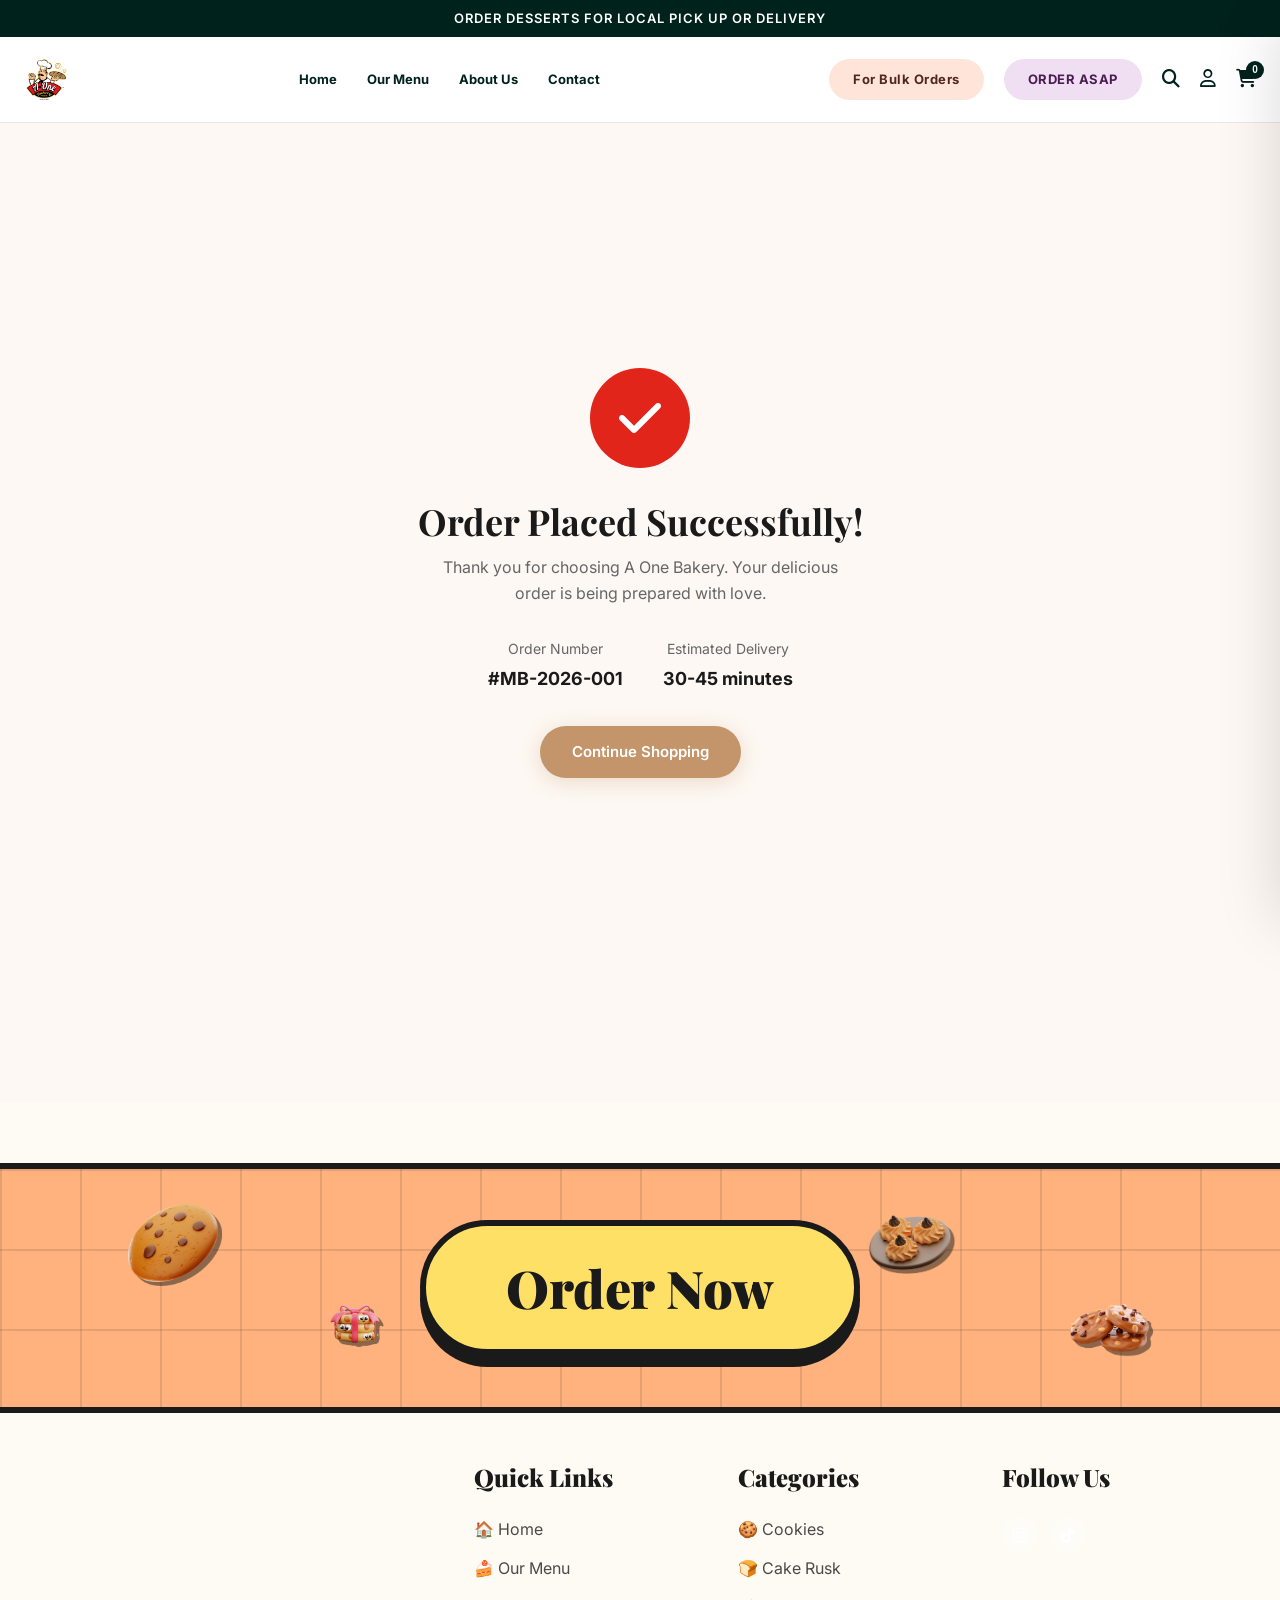
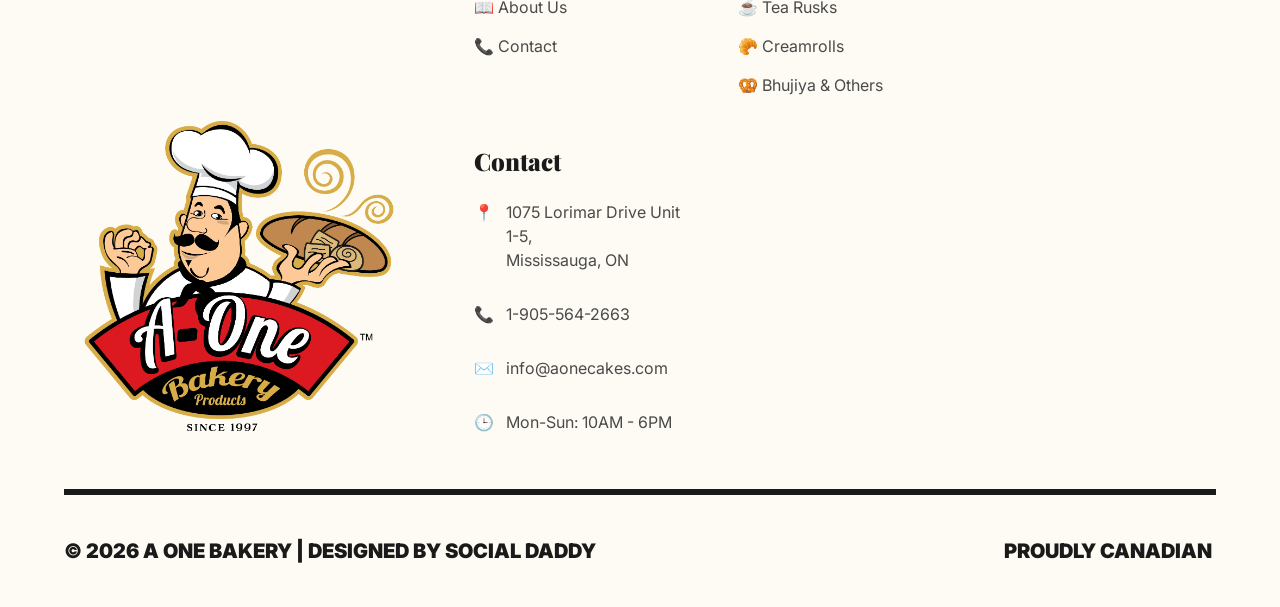
<file: success.html>
﻿<!DOCTYPE html>
<html lang="en">

<head>
    <meta charset="UTF-8">
    <meta name="viewport" content="width=device-width, initial-scale=1.0">
    <title>Order Placed Successfully | A One Bakery</title>
    <link rel="canonical" href="https://aonebakery.vercel.app/success.html">
    <meta name="description" content="Thank you for your order with A One Bakery! Your fresh bakery items are being prepared.">
    <link rel="stylesheet" href="css/global.css">
    <link rel="stylesheet" href="css/success.css">
    <link
        href="https://fonts.googleapis.com/css2?family=Playfair+Display:wght@400;500;600;700;900&family=Inter:wght@300;400;500;600;700&display=swap"
        rel="stylesheet">
    <link rel="stylesheet" href="https://cdnjs.cloudflare.com/ajax/libs/font-awesome/6.4.0/css/all.min.css">
</head>

<body>

    <!-- Announcement Bar -->
    <div class="announcement-bar">
        <p>ORDER DESSERTS FOR LOCAL PICK UP OR DELIVERY</p>
    </div>

    <!-- Navigation -->
    <nav class="navbar" id="navbar">
        <div class="nav-container">
            <a href="index.html" class="logo">
                <img src="assets/a-one-logo1.png" alt="A One Bakery Logo" class="nav-logo-img">
            </a>
            <ul class="nav-links">
                <li><a href="index.html">Home</a></li>
                <li><a href="menu.html">Our Menu</a></li>
                <li><a href="about.html">About Us</a></li>
                <li><a href="contact.html">Contact</a></li>
            </ul>
            <div class="nav-actions">
                <a href="bulkorderenquiry.html" class="bulk-order-btn">For Bulk Orders</a>
                <a href="menu.html" class="order-asap-btn">ORDER ASAP</a>
                <button class="search-btn" id="searchBtn" aria-label="Open Search"><i class="fas fa-search"></i></button>
                <button class="user-btn"><i class="far fa-user"></i></button>
                <button class="cart-btn" id="cartBtn" aria-label="View Shopping Cart">
                    <i class="fas fa-shopping-cart"></i>
                    <span class="cart-count" id="cartCount">0</span>
                </button>
                <button class="mobile-menu-btn" id="mobileMenuBtn" aria-label="Toggle Mobile Menu">
                    <span></span><span></span><span></span>
                </button>
            </div>
        </div>
    </nav>

    <!-- Search Overlay -->
    <div class="search-overlay" id="searchOverlay">
        <div class="search-content">
            <button class="close-search" id="closeSearch" aria-label="Close Search"><i class="fas fa-times"></i></button>
            <input type="text" placeholder="Search our delicious collection..." id="searchInput">
            <div class="search-results" id="searchResults"></div>
        </div>
    </div>

    <!-- Cart Sidebar -->
    <div class="cart-sidebar" id="cartSidebar">
        <div class="cart-header">
            <h3>Your Cart</h3>
            <button class="close-cart" id="closeCart" aria-label="Close Shopping Cart"><i class="fas fa-times"></i></button>
        </div>
        <div class="cart-items" id="cartItems">
            <div class="empty-cart">
                <i class="fas fa-shopping-basket"></i>
                <p>Your cart is empty</p>
                <span>Add some delicious items!</span>
            </div>
        </div>
        <div class="cart-footer">
            <div class="cart-total">
                <span>Total</span>
                <span id="cartTotal">$0.00</span>
            </div>
            <button class="checkout-btn" id="checkoutBtn">Proceed to Checkout</button>
        </div>
    </div>
    <div class="cart-overlay" id="cartOverlay"></div>

    <!-- Mobile Menu -->
    <div class="mobile-menu" id="mobileMenu">
        <button class="close-mobile" id="closeMobile" aria-label="Close Mobile Menu"><i class="fas fa-times"></i></button>
        <ul>
            <li><a href="index.html">Home</a></li>
            <li><a href="menu.html">Our Menu</a></li>
            <li><a href="about.html">About Us</a></li>
            <li><a href="contact.html">Contact</a></li>
        </ul>
    </div>

    <!-- Toast Notification -->
    <div class="toast" id="toast">
        <i class="fas fa-check-circle"></i>
        <span id="toastMessage">Item added to cart!</span>
    </div>

    
<!-- ========== ORDER SUCCESS PAGE ========== -->
    <section class="page active" id="success">
        <div class="success-container">
            <div class="success-icon">
                <i class="fas fa-check"></i>
            </div>
            <h1>Order Placed Successfully!</h1>
            <p>Thank you for choosing A One Bakery. Your delicious order is being prepared with love.</p>
            <div class="success-details">
                <div class="success-detail">
                    <span>Order Number</span>
                    <strong id="orderNumber">#MB-2026-001</strong>
                </div>
                <div class="success-detail">
                    <span>Estimated Delivery</span>
                    <strong>30-45 minutes</strong>
                </div>
            </div>
            <a href="index.html" class="btn btn-primary" data-page="home">Continue Shopping</a>
        </div>
    </section>
<!-- Premium Footer Section -->
    <footer class="main-footer">
        <!-- Call to Action Grid -->
        <div class="footer-cta-container">
            <div class="footer-grid-bg" id="footerInteractiveGrid">
                <!-- Interactive Floating Icons -->
                <div class="interactive-icon-wrapper icon-1"><img src="assets/icon21.png" class="interactive-icon" alt="Icon 11"></div>
                <div class="interactive-icon-wrapper icon-2"><img src="assets/icon22.png" class="interactive-icon" alt="Icon 12"></div>
                <div class="interactive-icon-wrapper icon-3"><img src="assets/icon23.png" class="interactive-icon" alt="Icon 13"></div>
                <div class="interactive-icon-wrapper icon-4"><img src="assets/icon24.png" class="interactive-icon" alt="Icon 14"></div>
                <div class="interactive-icon-wrapper icon-5"><img src="assets/icon25.png" class="interactive-icon" alt="Icon 15"></div>
                
                <div class="cta-wrapper">
                    <a href="menu.html" class="cta-pill-btn">Order Now</a>
                </div>
            </div>
        </div>

        <!-- Footer Info -->
        <div class="footer-bottom-max">
            <div class="container">
                <div class="footer-max-content">
                    <div class="footer-max-left">
                        <div class="footer-max-logo">
                            <img src="assets/a-one-logo1.png" alt="A One Bakery Logo" class="logo-image-max">
                        </div>
                    </div>
                    <div class="footer-max-right">
                        <div class="footer-links-grid">
                            <!-- Quick Links -->
                            <div class="footer-col">
                                <h4>Quick Links</h4>
                                <ul>
                                    <li><a href="index.html">🏠 Home</a></li>
                                    <li><a href="menu.html">🍰 Our Menu</a></li>
                                    <li><a href="about.html">📖 About Us</a></li>
                                    <li><a href="contact.html">📞 Contact</a></li>
                                </ul>
                            </div>
                            
                            <!-- Categories -->
                            <div class="footer-col">
                                <h4>Categories</h4>
                                <ul>
                                    <li><a href="menu.html?filter=Cookies">🍪 Cookies</a></li>
                                    <li><a href="menu.html?filter=Cake%20Rusk">🍞 Cake Rusk</a></li>
                                    <li><a href="menu.html?filter=Tea%20Rusks">☕ Tea Rusks</a></li>
                                    <li><a href="menu.html?filter=Creamrolls">🥐 Creamrolls</a></li>
                                    <li><a href="menu.html?filter=Bhujiya%20and%20others">🥨 Bhujiya & Others</a></li>
                                </ul>
                            </div>
                            
                                                    <div class="footer-col">
                            <h4>Follow Us</h4>
                            <div class="social-links footer-social-links" style="display: flex; gap: 12px; margin-top: 10px;">
                                <a href="https://www.instagram.com/aonebakeryproducts?igsh=MWNjOG5ocGx4NHBrbw==" target="_blank" rel="noopener" aria-label="Instagram" style="width: 36px; height: 36px; border-radius: 50%; background: rgba(255,255,255,0.15); display: flex; align-items: center; justify-content: center; color: white; transition: all 0.3s ease;"><i class="fab fa-instagram"></i></a>
                                <a href="https://www.tiktok.com/@aonebakeryproducts?_r=1&_t=ZS-98WWlyIFol3" target="_blank" rel="noopener" aria-label="TikTok" style="width: 36px; height: 36px; border-radius: 50%; background: rgba(255,255,255,0.15); display: flex; align-items: center; justify-content: center; color: white; transition: all 0.3s ease;"><i class="fab fa-tiktok"></i></a>
                            </div>
                        </div>
                            <!-- Contact -->
                            <div class="footer-col">
                                <h4>Contact</h4>
                                <ul class="contact-info">
                                    <li><span class="footer-icon">📍</span> <span class="footer-text">1075 Lorimar Drive Unit 1-5,<br>Mississauga, ON</span></li>
                                    <li><span class="footer-icon">📞</span> <span class="footer-text">1-905-564-2663</span></li>
                                    <li><span class="footer-icon">✉️</span> <span class="footer-text">info@aonecakes.com</span></li>
                                    <li><span class="footer-icon">🕒</span> <span class="footer-text">Mon-Sun: 10AM - 6PM</span></li>
                                </ul>
                            </div>
                        </div>
                    </div>
                </div>
                <div class="footer-legal-max">
                    <p>&copy; 2026 A One Bakery | DESIGNED BY SOCIAL DADDY</p>
                    <p>PROUDLY CANADIAN <i class="fas fa-maple-leaf"></i></p>
                </div>
            </div>
        </div>
    </footer>

    <!-- Product Quick View Modal -->
    <div class="modal" id="productModal">
        <div class="modal-content">
            <button class="modal-close" id="modalClose"><i class="fas fa-times"></i></button>
            <div class="modal-body" id="modalBody"></div>
        </div>
    </div>

    <script src="js/global.js"></script>
    <script src="js/success.js"></script>
</body>

</html>
</file>
<file: css/global.css>
/* ========================================
   A-ONE BAKERY - PREMIUM STYLES
   Canada's Finest Bakery Chain
======================================== */

:root {
    --primary: #C4956A;
    --primary-dark: #A67B5B;
    --primary-light: #E8D5C4;
    --secondary: #1A1A1A; /* Deep Charcoal to match Logo Black */
    --logo-red: #E1251B; /* Direct Logo Red */
    --accent: #D4A574;
    --gold: #D4AF37;
    --cream: #FDF8F3;
    --white: #FFFFFF;
    --dark: #1A1A1A;
    --gray: #666666;
    --light-gray: #F5F5F5;
    --border: #E8E8E8;
    --shadow: 0 10px 40px rgba(0, 0, 0, 0.1);
    --shadow-lg: 0 20px 60px rgba(0, 0, 0, 0.15);
    --transition: all 0.3s cubic-bezier(0.4, 0, 0.2, 1);
    --transition-slow: all 0.6s cubic-bezier(0.4, 0, 0.2, 1);
}

* {
    margin: 0;
    padding: 0;
    box-sizing: border-box;
}

html, body {
    cursor: url('../assets/cursor_icon5.png') 24 24, auto !important;
    scroll-behavior: smooth;
}

body {
    font-family: 'Inter', sans-serif;
    background: var(--cream);
    color: var(--dark);
    overflow-x: hidden;
    line-height: 1.6;
    user-select: none;
    -webkit-user-select: none;
}

a, button, .category-card, .product-card, .btn, input, select, textarea {
    cursor: url('../assets/cursor_icon5.png') 24 24, pointer !important;
}

img, video {
    -webkit-user-drag: none;
    user-drag: none;
    pointer-events: auto; /* Keep links clickable */
}


h1,
h2,
h3,
h4,
h5,
h6 {
    font-family: 'Playfair Display', serif;
    font-weight: 700;
    line-height: 1.2;
}

a {
    text-decoration: none;
    color: inherit;
}

ul {
    list-style: none;
}

img {
    max-width: 100%;
    display: block;
}

.container {
    max-width: 1280px;
    margin: 0 auto;
    padding: 0 24px;
}

/* ========================================
   BUTTONS
======================================== */
.btn {
    display: inline-flex;
    align-items: center;
    gap: 10px;
    padding: 14px 32px;
    border-radius: 50px;
    font-weight: 600;
    font-size: 15px;
    cursor: pointer;
    border: none;
    transition: var(--transition);
    position: relative;
    overflow: hidden;
}

.btn-primary {
    background: var(--primary);
    color: var(--white);
    box-shadow: 0 4px 20px rgba(196, 149, 106, 0.3);
}

.btn-primary:hover {
    background: var(--primary-dark);
    transform: translateY(-2px);
    box-shadow: 0 8px 30px rgba(196, 149, 106, 0.4);
}

.btn-outline {
    background: transparent;
    color: var(--white);
    border: 2px solid rgba(255, 255, 255, 0.3);
}

.btn-outline:hover {
    background: var(--white);
    color: var(--secondary);
    border-color: var(--white);
}

.btn-white {
    background: var(--white);
    color: var(--secondary);
}

.btn-white:hover {
    background: var(--primary);
    color: var(--white);
}

.btn-full {
    width: 100%;
    justify-content: center;
}

/* ========================================
   SPLASH SCREEN
======================================== */
.splash-screen {
    position: fixed;
    top: 0;
    left: 0;
    width: 100%;
    height: 100%;
    background: #ffffff;
    z-index: 99999;
    display: flex;
    align-items: center;
    justify-content: center;
    transition: opacity 1s ease-in-out, visibility 1s;
    overflow: hidden;
}

.splash-video {
    position: absolute;
    top: 0;
    left: 0;
    width: 100%;
    height: 100%;
    object-fit: cover;
    transition: opacity 2s ease-in-out;
}

.splash-logo {
    position: relative;
    z-index: 10;
    opacity: 0;
    transform: scale(0.6);
    transition: opacity 2.5s cubic-bezier(0.4, 0, 0.2, 1), transform 2.5s cubic-bezier(0.4, 0, 0.2, 1);
}

.splash-logo img {
    max-width: 300px;
    height: auto;
}

/* State Classes */
.splash-fade-video .splash-video {
    opacity: 0;
}

.splash-show-logo .splash-logo {
    opacity: 1;
    transform: scale(1);
}

.splash-hidden {
    opacity: 0;
    visibility: hidden;
    pointer-events: none;
}

.announcement-bar {
    background: #00221C; /* Dark forest green/black */
    color: var(--white);
    text-align: center;
    padding: 8px 0;
    font-size: 13px;
    font-weight: 600;
    letter-spacing: 1px;
    position: relative;
    z-index: 1001;
}

/* ========================================
   NAVBAR
======================================== */
.navbar {
    position: sticky;
    top: 0;
    left: 0;
    right: 0;
    z-index: 1000;
    padding: 20px 0;
    background: var(--white);
    border-bottom: 1px solid var(--border);
    transition: var(--transition);
}

.navbar.scrolled {
    padding: 12px 0;
    box-shadow: 0 4px 20px rgba(0, 0, 0, 0.05);
}

.nav-container {
    max-width: 1280px;
    margin: 0 auto;
    padding: 0 24px;
    display: flex;
    align-items: center;
    justify-content: space-between;
}

.logo {
    display: flex;
    align-items: center;
    transition: var(--transition);
}

.nav-logo-img {
    height: 45px;
    width: auto;
    object-fit: contain;
    transition: transform 0.3s ease;
}

.nav-logo-img:hover {
    transform: scale(1.05);
}

.nav-links {
    display: flex;
    gap: 30px;
}

.nav-links a {
    color: #00221C;
    font-weight: 700;
    font-size: 13px;
    display: flex;
    align-items: center;
    gap: 6px;
    transition: var(--transition);
}

.nav-links a i {
    font-size: 10px;
    opacity: 0.6;
}

.nav-links a:hover {
    color: var(--primary);
}

.nav-actions {
    display: flex;
    align-items: center;
    gap: 20px;
}

.bulk-order-btn {
    background: #FFE5D9; /* Light peach background */
    color: #51281E; /* Dark brown/peach text */
    padding: 10px 24px;
    border-radius: 50px;
    font-weight: 700;
    font-size: 13px;
    letter-spacing: 0.5px;
    transition: var(--transition);
}

.bulk-order-btn:hover {
    background: #FFD6C2;
    transform: translateY(-2px);
}

.order-asap-btn {
    background: #F0DFF2; /* Light purple background */
    color: #4A1E51; /* Dark purple text */
    padding: 10px 24px;
    border-radius: 50px;
    font-weight: 700;
    font-size: 13px;
    letter-spacing: 0.5px;
    transition: var(--transition);
}

.order-asap-btn:hover {
    background: #E8CFEA;
    transform: translateY(-2px);
}

.search-btn,
.cart-btn,
.user-btn {
    background: none;
    border: none;
    color: #00221C;
    font-size: 18px;
    cursor: pointer;
    position: relative;
    transition: var(--transition);
}

.search-btn:hover,
.cart-btn:hover,
.user-btn:hover {
    color: var(--primary);
}

.cart-count {
    position: absolute;
    top: -8px;
    right: -8px;
    background: #00221C;
    color: var(--white);
    font-size: 10px;
    font-weight: 700;
    width: 18px;
    height: 18px;
    border-radius: 50%;
    display: flex;
    align-items: center;
    justify-content: center;
}

.mobile-menu-btn {
    display: none;
    flex-direction: column;
    gap: 5px;
    background: none;
    border: none;
    cursor: pointer;
}

.mobile-menu-btn span {
    display: block;
    width: 24px;
    height: 2px;
    background: var(--white);
    transition: var(--transition);
}

.navbar.scrolled .mobile-menu-btn span {
    background: var(--dark);
}

/* ========================================
   SEARCH OVERLAY
======================================== */
.search-overlay {
    position: fixed;
    top: 0;
    left: 0;
    right: 0;
    bottom: 0;
    background: rgba(26, 26, 26, 0.95);
    backdrop-filter: blur(10px);
    z-index: 2000;
    display: flex;
    align-items: center;
    justify-content: center;
    opacity: 0;
    visibility: hidden;
    transition: var(--transition-slow);
}

.search-overlay.active {
    opacity: 1;
    visibility: visible;
}

.search-content {
    width: 100%;
    max-width: 700px;
    padding: 0 24px;
    position: relative;
}

.close-search {
    position: absolute;
    top: -60px;
    right: 24px;
    background: none;
    border: none;
    color: var(--white);
    font-size: 28px;
    cursor: pointer;
}

.search-content input {
    width: 100%;
    padding: 24px 0;
    background: none;
    border: none;
    border-bottom: 2px solid var(--primary);
    color: var(--white);
    font-size: 32px;
    font-family: 'Playfair Display', serif;
    outline: none;
}

.search-content input::placeholder {
    color: rgba(255, 255, 255, 0.4);
}

.search-results {
    margin-top: 24px;
    max-height: 400px;
    overflow-y: auto;
}

.search-result-item {
    display: flex;
    align-items: center;
    gap: 16px;
    padding: 16px;
    border-radius: 12px;
    cursor: pointer;
    transition: var(--transition);
}

.search-result-item:hover {
    background: rgba(255, 255, 255, 0.05);
}

.search-result-item img {
    width: 60px;
    height: 60px;
    border-radius: 8px;
    object-fit: cover;
}

/* ========================================
   CART SIDEBAR
======================================== */
.cart-sidebar {
    position: fixed;
    top: 0;
    right: -420px;
    width: 420px;
    max-width: 100%;
    height: 100vh;
    background: var(--white);
    z-index: 2000;
    box-shadow: var(--shadow-lg);
    transition: var(--transition-slow);
    display: flex;
    flex-direction: column;
}

.cart-sidebar.active {
    right: 0;
}

.cart-overlay {
    position: fixed;
    top: 0;
    left: 0;
    right: 0;
    bottom: 0;
    background: rgba(0, 0, 0, 0.5);
    z-index: 1999;
    opacity: 0;
    visibility: hidden;
    transition: var(--transition);
}

.cart-overlay.active {
    opacity: 1;
    visibility: visible;
}

.cart-header {
    padding: 24px;
    border-bottom: 1px solid var(--border);
    display: flex;
    align-items: center;
    justify-content: space-between;
}

.cart-header h3 {
    font-size: 20px;
}

.close-cart {
    background: none;
    border: none;
    font-size: 20px;
    cursor: pointer;
    color: var(--gray);
}

.cart-items {
    flex: 1;
    overflow-y: auto;
    padding: 16px;
}

.empty-cart {
    text-align: center;
    padding: 60px 20px;
    color: var(--gray);
}

.empty-cart i {
    font-size: 48px;
    color: var(--light-gray);
    margin-bottom: 16px;
}

.empty-cart p {
    font-size: 18px;
    font-weight: 600;
    color: var(--dark);
    margin-bottom: 4px;
}

.cart-item {
    display: flex;
    gap: 16px;
    padding: 16px;
    border-radius: 12px;
    background: var(--light-gray);
    margin-bottom: 12px;
    animation: slideIn 0.3s ease;
}

@keyframes slideIn {
    from {
        opacity: 0;
        transform: translateX(20px);
    }

    to {
        opacity: 1;
        transform: translateX(0);
    }
}

.cart-item img {
    width: 80px;
    height: 80px;
    border-radius: 8px;
    object-fit: cover;
}

.cart-item-info {
    flex: 1;
}

.cart-item-info h4 {
    font-size: 15px;
    margin-bottom: 4px;
}

.cart-item-info p {
    color: var(--primary);
    font-weight: 600;
    font-size: 14px;
}

.cart-item-actions {
    display: flex;
    align-items: center;
    gap: 12px;
    margin-top: 8px;
}

.qty-btn {
    width: 28px;
    height: 28px;
    border-radius: 50%;
    border: 1px solid var(--border);
    background: var(--white);
    cursor: pointer;
    display: flex;
    align-items: center;
    justify-content: center;
    transition: var(--transition);
}

.qty-btn:hover {
    background: var(--primary);
    color: var(--white);
    border-color: var(--primary);
}

.remove-item {
    margin-left: auto;
    background: none;
    border: none;
    color: var(--gray);
    cursor: pointer;
    transition: var(--transition);
}

.remove-item:hover {
    color: #e74c3c;
}

.cart-footer {
    padding: 24px;
    border-top: 1px solid var(--border);
}

.cart-total {
    display: flex;
    justify-content: space-between;
    align-items: center;
    margin-bottom: 16px;
    font-size: 18px;
}

.cart-total span:last-child {
    font-weight: 700;
    font-size: 24px;
    color: var(--primary);
}

.checkout-btn {
    width: 100%;
    padding: 16px;
    background: var(--secondary);
    color: var(--white);
    border: none;
    border-radius: var(--radius-sm);
    font-weight: 700;
    font-size: 16px;
    cursor: pointer;
    transition: var(--transition);
    display: flex;
    align-items: center;
    justify-content: center;
    gap: 8px;
}

.checkout-btn:hover {
    background: var(--primary);
    transform: translateY(-2px);
}

/* ========================================
   MOBILE MENU
======================================== */
.mobile-menu {
    position: fixed;
    top: 0;
    left: -100%;
    width: 100%;
    height: 100vh;
    background: var(--secondary);
    z-index: 2000;
    padding: 80px 40px;
    transition: var(--transition-slow);
}

.mobile-menu.active {
    left: 0;
}

.close-mobile {
    position: absolute;
    top: 24px;
    right: 24px;
    background: none;
    border: none;
    color: var(--white);
    font-size: 28px;
    cursor: pointer;
}

.mobile-menu ul {
    display: flex;
    flex-direction: column;
    gap: 24px;
}

.mobile-menu a {
    color: var(--white);
    font-family: 'Playfair Display', serif;
    font-size: 32px;
    transition: var(--transition);
}

.mobile-menu a:hover {
    color: var(--primary);
}

/* ========================================
   TOAST
======================================== */
.toast {
    position: fixed;
    bottom: 30px;
    left: 50%;
    transform: translateX(-50%) translateY(100px);
    background: var(--secondary);
    color: var(--white);
    padding: 16px 32px;
    border-radius: 50px;
    display: flex;
    align-items: center;
    gap: 12px;
    z-index: 3000;
    opacity: 0;
    transition: var(--transition-slow);
    box-shadow: var(--shadow-lg);
}

.toast.active {
    transform: translateX(-50%) translateY(0);
    opacity: 1;
}

.toast i {
    color: #27ae60;
    font-size: 20px;
}

/* ========================================
   PAGES
======================================== */
.page {
    display: block;
    min-height: 100vh;
}

@keyframes fadeIn {
    from {
        opacity: 0;
        transform: translateY(20px);
    }

    to {
        opacity: 1;
        transform: translateY(0);
    }
}

/* ========================================
   SECTION HEADERS
======================================== */
.section-header {
    text-align: center;
    margin-bottom: 48px;
}

.section-tag {
    display: inline-block;
    color: var(--primary);
    font-weight: 600;
    font-size: 14px;
    text-transform: uppercase;
    letter-spacing: 2px;
    margin-bottom: 12px;
}

.section-title {
    font-size: clamp(28px, 4vw, 48px);
    color: var(--secondary);
    margin-bottom: 12px;
}

.section-desc {
    color: var(--gray);
    font-size: 16px;
    max-width: 500px;
    margin: 0 auto;
}

/* ========================================
   PRODUCTS
======================================== */
.featured-section {
    padding: 100px 0;
    background: var(--cream);
}

.products-grid {
    display: grid;
    grid-template-columns: repeat(auto-fill, minmax(280px, 1fr));
    gap: 24px;
}

.product-card {
    background: var(--white);
    border-radius: 20px;
    overflow: hidden;
    box-shadow: var(--shadow);
    transition: var(--transition);
    position: relative;
}

.product-card:hover {
    transform: translateY(-8px);
    box-shadow: var(--shadow-lg);
}

.product-badge {
    position: absolute;
    top: 16px;
    left: 16px;
    background: var(--primary);
    color: var(--white);
    padding: 6px 14px;
    border-radius: 20px;
    font-size: 12px;
    font-weight: 600;
    z-index: 2;
}

.product-img {
    position: relative;
    height: 220px;
    overflow: hidden;
}

.product-img img {
    width: 100%;
    height: 100%;
    object-fit: cover;
    transition: var(--transition-slow);
}

.product-card:hover .product-img img {
    transform: scale(1.1);
}

.product-actions {
    position: absolute;
    bottom: 16px;
    right: 16px;
    display: flex;
    gap: 8px;
    opacity: 0;
    transform: translateY(10px);
    transition: var(--transition);
}

.product-card:hover .product-actions {
    opacity: 1;
    transform: translateY(0);
}

.product-action-btn {
    width: 40px;
    height: 40px;
    border-radius: 50%;
    background: var(--white);
    border: none;
    cursor: pointer;
    display: flex;
    align-items: center;
    justify-content: center;
    box-shadow: var(--shadow);
    transition: var(--transition);
}

.product-action-btn:hover {
    background: var(--primary);
    color: var(--white);
}

.product-info {
    padding: 20px;
}

.product-category {
    color: var(--primary);
    font-size: 12px;
    font-weight: 600;
    text-transform: uppercase;
    letter-spacing: 1px;
    margin-bottom: 8px;
}

.product-info h3 {
    font-size: 18px;
    margin-bottom: 8px;
    color: var(--secondary);
}

.product-desc {
    color: var(--gray);
    font-size: 14px;
    margin-bottom: 16px;
    line-height: 1.5;
}

.product-footer {
    display: flex;
    align-items: center;
    justify-content: space-between;
}

.product-price {
    font-size: 20px;
    font-weight: 700;
    color: var(--primary);
}

.add-to-cart {
    padding: 10px 24px;
    background: var(--primary);
    color: var(--white);
    border: none;
    border-radius: 50px;
    font-weight: 600;
    font-size: 14px;
    cursor: pointer;
    transition: var(--transition);
}

.add-to-cart:hover {
    background: var(--primary-dark);
    transform: scale(1.05);
}

/* ========================================
   PAGE HEADERS
======================================== */
.page-header {
    position: relative;
    padding: 160px 0 80px;
    text-align: center;
    overflow: hidden;
}

.page-header-bg {
    position: absolute;
    top: 0;
    left: 0;
    right: 0;
    bottom: 0;
    background: linear-gradient(rgba(44, 24, 16, 0.8), rgba(44, 24, 16, 0.9)),
        url('../assets/newheader12.jpeg') center/cover;
}

.about-header .page-header-bg {
    background: linear-gradient(rgba(44, 24, 16, 0.8), rgba(44, 24, 16, 0.9)),
        url('../assets/newheade11.jpeg') center/cover;
}

.contact-header .page-header-bg {
    background: linear-gradient(rgba(44, 24, 16, 0.8), rgba(44, 24, 16, 0.9)),
        url('../assets/newheader12.jpeg') center/cover;
}

.page-header-content {
    position: relative;
    z-index: 2;
    color: var(--white);
}

.page-tag {
    display: inline-block;
    color: var(--primary);
    font-weight: 600;
    font-size: 14px;
    text-transform: uppercase;
    letter-spacing: 2px;
    margin-bottom: 16px;
}

.page-header-content h1 {
    font-size: clamp(36px, 5vw, 56px);
    margin-bottom: 12px;
}

.page-header-content p {
    color: rgba(255, 255, 255, 0.7);
    font-size: 18px;
}

/* ========================================
   MODAL
======================================== */
.modal {
    position: fixed;
    top: 0;
    left: 0;
    right: 0;
    bottom: 0;
    background: rgba(0, 0, 0, 0.6);
    backdrop-filter: blur(5px);
    z-index: 3000;
    display: flex;
    align-items: center;
    justify-content: center;
    padding: 24px;
    opacity: 0;
    visibility: hidden;
    transition: var(--transition);
}

.modal.active {
    opacity: 1;
    visibility: visible;
}

.modal-content {
    background: var(--white);
    border-radius: 24px;
    max-width: 800px;
    width: 100%;
    max-height: 90vh;
    overflow-y: auto;
    position: relative;
    transform: scale(0.9);
    transition: var(--transition);
}

.modal.active .modal-content {
    transform: scale(1);
}

.modal-close {
    position: absolute;
    top: 20px;
    right: 20px;
    width: 40px;
    height: 40px;
    border-radius: 50%;
    background: var(--light-gray);
    border: none;
    cursor: pointer;
    z-index: 10;
    transition: var(--transition);
}

.modal-close:hover {
    background: var(--primary);
    color: var(--white);
}

.modal-body {
    display: grid;
    grid-template-columns: 1fr 1fr;
}

.modal-img {
    height: 100%;
    min-height: 400px;
}

.modal-img img {
    width: 100%;
    height: 100%;
    object-fit: cover;
    border-radius: 24px 0 0 24px;
}

.modal-thumbnails {
    display: flex;
    gap: 10px;
    padding: 15px;
    background: var(--light-gray);
    overflow-x: auto;
    border-radius: 0 0 0 24px;
}

.modal-thumbnails img {
    width: 60px;
    height: 60px;
    object-fit: cover;
    border-radius: 8px;
    cursor: pointer;
    border: 2px solid transparent;
    transition: var(--transition);
}

.modal-thumbnails img:hover {
    border-color: var(--primary-light);
}

.modal-thumbnails img.active {
    border-color: var(--primary);
    opacity: 1;
}

.modal-weights {
    margin: 20px 0;
}

.modal-weights label {
    display: block;
    margin-bottom: 8px;
    font-weight: 600;
    color: var(--secondary);
}

.weight-selector {
    display: flex;
    gap: 10px;
    flex-wrap: wrap;
}

.weight-pill {
    padding: 8px 16px;
    border: 1px solid var(--border);
    border-radius: 20px;
    background: var(--light-gray);
    color: var(--dark);
    cursor: pointer;
    transition: var(--transition);
    font-size: 0.9rem;
    font-weight: 500;
}

.weight-pill:hover {
    border-color: var(--primary);
    background: var(--white);
}

.weight-pill.active {
    background: var(--primary);
    color: var(--white);
    border-color: var(--primary);
    box-shadow: 0 4px 15px rgba(196, 149, 106, 0.2);
}

.modal-info {
    padding: 40px;
}

.modal-info h2 {
    font-size: 28px;
    margin-bottom: 8px;
}

.modal-info .modal-price {
    font-size: 24px;
    color: var(--primary);
    font-weight: 700;
    margin-bottom: 16px;
}

.modal-info p {
    color: var(--gray);
    margin-bottom: 24px;
    line-height: 1.6;
}

.modal-meta {
    display: flex;
    flex-direction: column;
    gap: 12px;
    margin-bottom: 24px;
}

.modal-meta-item {
    display: flex;
    align-items: center;
    gap: 12px;
    font-size: 14px;
}

.modal-meta-item i {
    color: var(--primary);
    width: 20px;
}

.modal-qty {
    display: flex;
    align-items: center;
    gap: 16px;
    margin-bottom: 24px;
}

.modal-qty label {
    font-weight: 600;
}

.modal-actions {
    display: flex;
    gap: 12px;
}

/* ========================================
   FOOTER
======================================== */
.footer {
    background: var(--secondary);
    color: var(--white);
}

.footer-main {
    padding: 80px 0 40px;
}

.footer-grid {
    display: grid;
    grid-template-columns: 2fr 1fr 1fr 1.5fr;
    gap: 40px;
}

.footer-brand .logo {
    margin-bottom: 16px;
    color: var(--white);
}

.footer-brand>p {
    color: rgba(255, 255, 255, 0.6);
    font-size: 14px;
    line-height: 1.6;
    margin-bottom: 24px;
}

.footer-social {
    display: flex;
    gap: 12px;
}

.footer-social a {
    width: 40px;
    height: 40px;
    border-radius: 50%;
    background: rgba(255, 255, 255, 0.1);
    display: flex;
    align-items: center;
    justify-content: center;
    transition: var(--transition);
}

.footer-social a:hover {
    background: var(--primary);
    transform: translateY(-4px);
}

.footer-links h4,
.footer-contact h4 {
    font-size: 18px;
    margin-bottom: 20px;
}

.footer-links ul {
    display: flex;
    flex-direction: column;
    gap: 12px;
}

.footer-links a {
    color: rgba(255, 255, 255, 0.6);
    font-size: 14px;
    transition: var(--transition);
}

.footer-links a:hover {
    color: var(--primary);
}

.footer-contact p {
    display: flex;
    align-items: center;
    gap: 12px;
    color: rgba(255, 255, 255, 0.6);
    font-size: 14px;
    margin-bottom: 12px;
}

.footer-contact i {
    color: var(--primary);
    width: 20px;
}

.footer-bottom {
    border-top: 1px solid rgba(255, 255, 255, 0.1);
    padding: 24px 0;
}

.footer-bottom .container {
    display: flex;
    justify-content: space-between;
    align-items: center;
}

.footer-bottom p {
    color: rgba(255, 255, 255, 0.5);
    font-size: 14px;
}

.footer-bottom a {
    color: rgba(255, 255, 255, 0.5);
    transition: var(--transition);
}

.footer-bottom a:hover {
    color: var(--primary);
}

.footer-badge {
    display: flex;
    align-items: center;
    gap: 8px;
    color: var(--primary) !important;
}

.footer-badge i {
    color: #e74c3c;
}

/* ========================================
   RESPONSIVE
======================================== */
@media (max-width: 1024px) {
    .hero-content {
        grid-template-columns: 1fr;
        text-align: center;
    }

    .hero-subtitle {
        margin: 0 auto 32px;
    }

    .hero-stats {
        justify-content: center;
    }

    .hero-image {
        display: none;
    }

    .about-story {
        grid-template-columns: 1fr;
    }

    .menu-container {
        grid-template-columns: 1fr;
    }

    .menu-sidebar {
        position: static;
    }

    .checkout-grid {
        grid-template-columns: 1fr;
    }

    .checkout-summary {
        position: static;
    }

    .footer-grid {
        grid-template-columns: 1fr 1fr;
    }

    .newsletter-box {
        grid-template-columns: 1fr;
    }

    .newsletter-image {
        display: none;
    }
}

@media (max-width: 768px) {
    .nav-links {
        display: none;
    }

    .mobile-menu-btn {
        display: flex;
    }

    .hero-title {
        font-size: 40px;
    }

    .hero-buttons {
        flex-direction: column;
    }

    .categories-grid {
        grid-template-columns: 1fr;
    }

    .contact-grid {
        grid-template-columns: 1fr;
    }

    .form-row {
        grid-template-columns: 1fr;
    }

    .modal-body {
        grid-template-columns: 1fr;
    }

    .modal-img {
        min-height: 250px;
    }

    .modal-img img {
        border-radius: 24px 24px 0 0;
    }

    .footer-grid {
        grid-template-columns: 1fr;
    }

    .footer-bottom .container {
        flex-direction: column;
        gap: 12px;
        text-align: center;
    }

    .cart-sidebar {
        width: 100%;
    }

    .success-details {
        flex-direction: column;
        gap: 16px;
    }
}

/* ========================================
   ANIMATIONS
======================================== */
.reveal {
    opacity: 0;
    transform: translateY(30px);
    transition: all 0.8s ease;
}

.reveal.active {
    opacity: 1;
    transform: translateY(0);
}

/* Loading shimmer */
@keyframes shimmer {
    0% {
        background-position: -200% 0;
    }

    100% {
        background-position: 200% 0;
    }
}

/* Smooth scroll padding for fixed nav */
.page {
    scroll-margin-top: 80px;
}


/* ========================================
   MAXIMALIST FOOTER (BITESIZED STYLE)
 ======================================== */
.main-footer {
    background: #FDFBF4 !important;
    padding: 60px 0 40px !important;
    margin-top: 80px !important;
    border-top: none !important;
    width: 100% !important;
}

.footer-cta-container {
    width: 100%;
    margin: 0 0 50px;
    position: relative;
    overflow: hidden; /* For full-width wavy */
}

.footer-grid-bg {
    background-color: #FFB27D !important;
    background-image: 
        linear-gradient(rgba(0,0,0,0.1) 2px, transparent 2px),
        linear-gradient(90deg, rgba(0,0,0,0.1) 2px, transparent 2px) !important;
    background-size: 80px 80px !important;
    height: 250px;
    width: 100%;
    display: flex;
    justify-content: center;
    align-items: center;
    position: relative;
    border-top: 6px solid #1A1A1A !important;
    border-bottom: 6px solid #1A1A1A !important;
    
    /* Wavy mask to create the wavy top and bottom edge */
    -webkit-mask-image: radial-gradient(circle at 40px 0px, transparent 40px, black 41px), radial-gradient(circle at 40px 100%, transparent 40px, black 41px);
    -webkit-mask-size: 80px 100%;
    -webkit-mask-repeat: repeat-x;
    -webkit-mask-position: 0 0, 0 100%;
    mask-image: radial-gradient(circle at 40px -10px, transparent 40px, black 41px), radial-gradient(circle at 40px calc(100% + 10px), transparent 40px, black 41px);
    mask-size: 80px 100%;
    mask-repeat: repeat-x;
}

/* Interactive Floating Icons Wrapper */
.interactive-icon-wrapper {
    position: absolute;
    z-index: 1;
    opacity: 0;
    transform: scale(0) translate(0, 0);
    transition: transform 0.4s cubic-bezier(0.175, 0.885, 0.32, 1.275), opacity 0.6s ease-out;
}

.interactive-icon-wrapper.popped {
    opacity: 1;
    /* JS sets --tx and --ty for dodging */
    transform: scale(1) translate(var(--tx, 0px), var(--ty, 0px));
}

/* Inner Icon - Continuous Jumping */
.interactive-icon {
    width: 100%;
    height: auto;
    filter: drop-shadow(4px 4px 0 rgba(26, 26, 26, 0.5));
    animation: continuousJump 3s infinite ease-in-out;
}

@keyframes continuousJump {
    0%, 100% { transform: translateY(0); }
    50% { transform: translateY(-20px); }
}

/* Initial positions and randomized jump timings */
.icon-1 { top: 15%; left: 10%; width: 90px; }
.icon-1 .interactive-icon { animation-delay: 0s; animation-duration: 3.2s; }

.icon-2 { bottom: 20%; left: 25%; width: 70px; }
.icon-2 .interactive-icon { animation-delay: 0.5s; animation-duration: 2.8s; }

.icon-3 { top: 10%; right: 25%; width: 100px; }
.icon-3 .interactive-icon { animation-delay: 1.2s; animation-duration: 3.5s; }

.icon-4 { bottom: 15%; right: 10%; width: 85px; }
.icon-4 .interactive-icon { animation-delay: 0.8s; animation-duration: 2.9s; }

.icon-5 { top: 40%; left: 50%; width: 60px; margin-left: -30px; } /* Centered */
.icon-5 .interactive-icon { animation-delay: 1.5s; animation-duration: 3.1s; }

.cta-wrapper {
    position: relative;
    display: flex;
    justify-content: center;
    align-items: center;
    width: 100%;
    max-width: 1200px;
}

.cta-pill-btn {
    background: #FFE066 !important;
    color: #1A1A1A !important;
    padding: 20px 80px !important;
    border-radius: 100px !important;
    font-size: 52px !important;
    font-family: 'Playfair Display', serif !important;
    font-weight: 900 !important;
    text-decoration: none !important;
    border: 6px solid #1A1A1A !important;
    box-shadow: 0 12px 0 #1A1A1A !important;
    transition: all 0.2s ease !important;
    z-index: 5;
}

.cta-pill-btn:hover {
    transform: translateY(4px) !important;
    box-shadow: 0 8px 0 #1A1A1A !important;
}


/* Bottom Section */
.footer-bottom-max {
    max-width: 1400px;
    margin: 50px auto 0;
    padding: 0 40px;
}

.footer-max-content {
    display: flex;
    justify-content: space-between;
    align-items: flex-end; /* Align bottom for the big text */
    margin-bottom: 40px;
    padding-bottom: 40px;
    border-bottom: 6px solid #1A1A1A !important;
}

.footer-max-left {
    flex: 1;
}

.logo-image-max {
    max-width: 350px;
    height: auto;
    display: inline-block;
    vertical-align: middle;
}

.footer-max-right {
    flex: 2.5;
    display: flex;
    flex-direction: column;
    align-items: flex-start; /* Push grid closer to logo */
    padding-left: 60px;
}

.footer-links-grid {
    display: grid;
    grid-template-columns: repeat(3, 1fr);
    gap: 50px;
    text-align: left;
    width: 100%;
}

.footer-col h4 {
    font-family: 'Playfair Display', serif;
    font-size: 24px;
    font-weight: 900;
    color: #1A1A1A;
    margin-bottom: 25px;
    text-transform: capitalize;
}

.footer-col ul {
    list-style: none;
    padding: 0;
    margin: 0;
    display: flex;
    flex-direction: column;
    gap: 15px;
}

.footer-col a, .footer-col li {
    font-family: 'Inter', sans-serif;
    font-size: 16px;
    color: #4A4A4A;
    text-decoration: none;
    transition: color 0.3s ease;
    display: flex;
    align-items: flex-start;
    line-height: 1.5;
}

.footer-col a:hover {
    color: #FF4D00;
}

.contact-info li {
    display: flex;
    align-items: flex-start;
    gap: 12px;
    margin-bottom: 15px;
}

.footer-icon {
    flex-shrink: 0;
    width: 20px;
    text-align: center;
}

.footer-text {
    flex-grow: 1;
}

.footer-legal-max {
    display: flex;
    justify-content: space-between;
    font-weight: 900;
    font-size: 20px;
    text-transform: uppercase;
    color: #1A1A1A;
}

/* ========================================
   MOBILE OPTIMIZATIONS (GENERAL)
======================================== */
@media (max-width: 1024px) {
    .nav-container { padding: 0 20px; }
    .logo-image-max { max-width: 180px; }
    .cta-pill-btn { font-size: 32px !important; padding: 15px 40px !important; }
    .footer-links-grid { gap: 20px; }
    .footer-col h4 { font-size: 20px; }
    .footer-grid-bg { height: 280px; }
}

@media (max-width: 768px) {
    /* Navbar Mobile Fix */
    .navbar {
        padding: 10px 0;
        height: auto;
    }
    
    .nav-container {
        justify-content: space-between;
        padding: 0 15px;
    }
    
    .nav-links {
        display: none; /* Hidden on mobile */
    }
    
    .mobile-menu-btn {
        display: flex;
        flex-direction: column;
        justify-content: space-between;
        width: 30px;
        height: 20px;
        background: none;
        border: none;
        cursor: pointer;
        z-index: 1001;
    }

    .mobile-menu-btn span {
        display: block;
        width: 100%;
        height: 3px;
        background: var(--secondary);
        border-radius: 10px;
        transition: var(--transition);
    }
    
    .nav-actions {
        gap: 12px;
    }

    .nav-actions .bulk-order-btn,
    .nav-actions .order-asap-btn,
    .nav-actions .search-btn,
    .nav-actions .user-btn {
        display: none; /* Hide non-essential buttons on very small screens */
    }
    
    .nav-actions .cart-btn {
        display: flex;
        order: 1;
    }

    .mobile-menu-btn {
        order: 2;
    }
    
    .nav-logo-img {
        height: 40px;
    }

    /* Mobile Menu Overlay */
    .mobile-menu {
        position: fixed;
        top: 0;
        left: 0;
        width: 100%;
        height: 100vh;
        background: var(--white);
        z-index: 2001;
        display: flex;
        flex-direction: column;
        align-items: center;
        justify-content: center;
        padding: 40px;
        transform: translateY(-100%);
        transition: transform 0.5s cubic-bezier(0.77, 0, 0.175, 1);
        visibility: hidden;
    }

    .mobile-menu.active {
        transform: translateY(0);
        visibility: visible;
    }

    .close-mobile {
        position: absolute;
        top: 20px;
        right: 20px;
        font-size: 24px;
        background: none;
        border: none;
        color: var(--secondary);
        cursor: pointer;
    }

    .mobile-menu ul {
        list-style: none;
        text-align: center;
    }

    .mobile-menu li {
        margin-bottom: 30px;
    }

    .mobile-menu a {
        font-family: 'Playfair Display', serif;
        font-size: 32px;
        font-weight: 700;
        color: var(--secondary);
        text-decoration: none;
        transition: var(--transition);
    }

    .mobile-menu a:hover {
        color: var(--logo-red);
    }

    .footer-max-content { 
        flex-direction: column; 
        align-items: center; 
        text-align: center; 
        padding-bottom: 30px;
    }
    
    .footer-max-right { 
        align-items: center; 
        margin-top: 30px; 
        width: 100%; 
        padding-left: 0;
    }
    
    .footer-links-grid { 
        grid-template-columns: 1fr; 
        gap: 40px; 
        text-align: center;
        width: 100%;
        display: flex;
        flex-direction: column;
        align-items: center;
    }
    
    .footer-col {
        width: 100%;
        display: flex;
        flex-direction: column;
        align-items: center;
    }

    .footer-col ul {
        align-items: center;
    }
    
    .logo-image-max { 
        max-width: 160px; 
        margin-bottom: 10px;
    }
    
    .footer-legal-max {
        flex-direction: column;
        gap: 10px;
        text-align: center;
        font-size: 12px;
        padding-top: 20px;
    }
    
    .footer-grid-bg {
        height: 180px;
        -webkit-mask-size: 60px 100%;
        mask-size: 60px 100%;
    }
    
    .cta-pill-btn {
        font-size: 24px !important;
        padding: 12px 30px !important;
        border: 4px solid #1A1A1A !important;
        box-shadow: 0 6px 0 #1A1A1A !important;
    }

    /* Modals */
    .modal-content {
        border-radius: 0;
        height: 100%;
        max-height: 100vh;
    }

    .modal-body {
        grid-template-columns: 1fr;
    }

    .modal-img {
        min-height: 300px;
    }

    .modal-info {
        padding: 30px 20px;
    }

    /* Page Headers */
    .page-header {
        padding: 100px 20px 50px;
        text-align: center;
    }
    
    .page-header h1 {
        font-size: 32px;
    }

    /* Utility */
    .container {
        padding: 0 15px;
    }
    
    .section-title {
        font-size: 28px;
    }
}

@media (max-width: 480px) {
    .nav-logo-img {
        height: 35px;
    }
    
    .nav-actions {
        gap: 10px;
    }

    .cta-pill-btn {
        font-size: 20px !important;
        padding: 10px 25px !important;
    }

    .logo-image-max {
        max-width: 150px;
    }

    .cart-sidebar {
        width: 100%;
    }
}
</file>
<file: css/about.css>
/* ========================================
   ABOUT PAGE
======================================== */
.about-content {
    padding: 80px 0;
}

.about-story {
    display: grid;
    grid-template-columns: 1fr 1fr;
    gap: 60px;
    align-items: center;
    margin-bottom: 100px;
}

.about-img {
    position: relative;
}

.about-img img {
    border-radius: 20px;
    box-shadow: var(--shadow-lg);
}

.experience-badge {
    position: absolute;
    bottom: -20px;
    right: -20px;
    background: var(--logo-red);
    color: var(--white);
    width: 120px;
    height: 120px;
    border-radius: 50%;
    display: flex;
    flex-direction: column;
    align-items: center;
    justify-content: center;
    box-shadow: var(--shadow-lg);
    animation: pulse 2s infinite;
}

.experience-badge span {
    font-family: 'Playfair Display', serif;
    font-size: 36px;
    font-weight: 700;
}

.experience-badge small {
    font-size: 14px;
}

.about-text h2 {
    font-size: 36px;
    color: var(--secondary);
    margin-bottom: 20px;
}

.about-text>p {
    color: var(--gray);
    margin-bottom: 16px;
    font-size: 16px;
}

.about-features {
    margin-top: 32px;
    display: flex;
    flex-direction: column;
    gap: 20px;
}

.about-feature {
    display: flex;
    align-items: flex-start;
    gap: 16px;
}

.about-feature i {
    width: 48px;
    height: 48px;
    background: rgba(225, 37, 27, 0.1);
    color: var(--logo-red);
    border-radius: 12px;
    display: flex;
    align-items: center;
    justify-content: center;
    font-size: 20px;
    flex-shrink: 0;
}

.about-feature h4 {
    font-size: 18px;
    margin-bottom: 4px;
}

.about-feature p {
    color: var(--gray);
    font-size: 14px;
}

/* Team Section */
.team-section {
    padding: 80px 0;
    background: var(--white);
}

.team-grid {
    display: grid;
    grid-template-columns: repeat(auto-fit, minmax(280px, 1fr));
    gap: 32px;
}

.team-card {
    text-align: center;
    padding: 24px;
    border-radius: 20px;
    background: var(--cream);
    transition: var(--transition);
}

.team-card:hover {
    transform: translateY(-8px);
    box-shadow: var(--shadow);
}

.team-img {
    width: 180px;
    height: 180px;
    border-radius: 50%;
    overflow: hidden;
    margin: 0 auto 20px;
    border: 4px solid var(--white);
    box-shadow: var(--shadow);
}

.team-img img {
    width: 100%;
    height: 100%;
    object-fit: cover;
}

.team-card h4 {
    font-size: 20px;
    margin-bottom: 4px;
}

.team-card>span {
    color: var(--primary);
    font-weight: 600;
    font-size: 14px;
}

.team-card>p {
    color: var(--gray);
    font-size: 14px;
    margin-top: 8px;
}

/* Locations */
.locations-section {
    padding: 80px 0;
}

.locations-grid {
    display: grid;
    grid-template-columns: repeat(auto-fit, minmax(180px, 1fr));
    gap: 24px;
}

.location-card {
    text-align: center;
    padding: 32px 24px;
    background: var(--white);
    border-radius: 16px;
    box-shadow: var(--shadow);
    transition: var(--transition);
}

.location-card:hover {
    transform: translateY(-4px);
    box-shadow: var(--shadow-lg);
}

.location-card i {
    font-size: 32px;
    color: var(--primary);
    margin-bottom: 12px;
}

.location-card h4 {
    font-size: 18px;
    margin-bottom: 4px;
}

.location-card p {
    color: var(--gray);
    font-size: 14px;
}


@media (max-width: 768px) {
    .about-content {
        padding: 60px 0;
    }

    .about-story {
        grid-template-columns: 1fr;
        gap: 40px;
        margin-bottom: 60px;
        text-align: center;
    }

    .about-img {
        max-width: 400px;
        margin: 0 auto;
    }

    .experience-badge {
        width: 100px;
        height: 100px;
        bottom: -10px;
        right: -10px;
    }

    .experience-badge span {
        font-size: 28px;
    }

    .about-text h2 {
        font-size: 28px;
    }

    .about-features {
        align-items: center;
    }

    .about-feature {
        flex-direction: column;
        align-items: center;
        text-align: center;
    }

    .team-section, .locations-section {
        padding: 60px 0;
    }

    .team-grid {
        grid-template-columns: 1fr;
    }

    .locations-grid {
        grid-template-columns: 1fr;
    }
}
</file>
<file: css/checkout.css>
/* ========================================
   CHECKOUT PAGE
======================================== */
.checkout-container {
    padding: 60px 0;
}

.checkout-grid {
    display: grid;
    grid-template-columns: 1fr 400px;
    gap: 40px;
}

.checkout-section {
    background: var(--white);
    padding: 32px;
    border-radius: 20px;
    box-shadow: var(--shadow);
    margin-bottom: 24px;
}

.checkout-section h3 {
    font-size: 20px;
    margin-bottom: 24px;
    display: flex;
    align-items: center;
    gap: 12px;
    color: var(--secondary);
}

.checkout-section h3 i {
    color: var(--logo-red);
}

.payment-methods {
    display: flex;
    gap: 12px;
    margin-bottom: 20px;
}

.payment-method {
    flex: 1;
    padding: 16px;
    border: 2px solid var(--border);
    border-radius: 12px;
    text-align: center;
    cursor: pointer;
    transition: var(--transition);
}

.payment-method.active,
.payment-method:hover {
    border-color: var(--logo-red);
    background: rgba(225, 37, 27, 0.05);
}

.payment-method i {
    font-size: 24px;
    margin-bottom: 8px;
    display: block;
    color: var(--logo-red);
}

.payment-method span {
    font-size: 13px;
    font-weight: 600;
}

.checkout-summary {
    background: var(--white);
    padding: 32px;
    border-radius: 20px;
    box-shadow: var(--shadow);
    height: fit-content;
    position: sticky;
    top: 100px;
}

.checkout-summary h3 {
    font-size: 20px;
    margin-bottom: 24px;
}

.checkout-items {
    margin-bottom: 24px;
    padding-bottom: 24px;
    border-bottom: 1px solid var(--border);
}

.checkout-item {
    display: flex;
    justify-content: space-between;
    align-items: center;
    margin-bottom: 12px;
    font-size: 14px;
}

.checkout-item span:first-child {
    color: var(--gray);
}

.checkout-totals {
    display: flex;
    flex-direction: column;
    gap: 12px;
    margin-bottom: 24px;
}

.total-row {
    display: flex;
    justify-content: space-between;
    font-size: 15px;
}

.total-row.grand {
    font-size: 20px;
    font-weight: 700;
    color: var(--secondary);
    padding-top: 12px;
    border-top: 2px solid var(--border);
}
</file>
<file: css/contact.css>
/* ========================================
   CONTACT PAGE
======================================== */
.contact-container {
    padding: 80px 0;
}

.contact-grid {
    display: grid;
    grid-template-columns: 1fr 1fr;
    gap: 60px;
}

.contact-info h2 {
    font-size: 36px;
    color: var(--secondary);
    margin-bottom: 16px;
}

.contact-info>p {
    color: var(--gray);
    margin-bottom: 32px;
}

.contact-details {
    display: flex;
    flex-direction: column;
    gap: 24px;
    margin-bottom: 32px;
}

.contact-item {
    display: flex;
    align-items: flex-start;
    gap: 16px;
}

.contact-item i {
    width: 48px;
    height: 48px;
    background: rgba(225, 37, 27, 0.1);
    color: var(--logo-red);
    border-radius: 12px;
    display: flex;
    align-items: center;
    justify-content: center;
    font-size: 18px;
    flex-shrink: 0;
}

.contact-item h4 {
    font-size: 16px;
    margin-bottom: 4px;
}

.contact-item p {
    color: var(--gray);
    font-size: 14px;
}

.social-links {
    display: flex;
    gap: 12px;
}

.social-links a {
    width: 44px;
    height: 44px;
    border-radius: 50%;
    background: var(--secondary);
    color: var(--white);
    display: flex;
    align-items: center;
    justify-content: center;
    transition: var(--transition);
}

.social-links a:hover {
    background: var(--logo-red);
    transform: translateY(-4px);
}

/* Contact Form */
.contact-form-wrapper {
    background: var(--white);
    padding: 40px;
    border-radius: 20px;
    box-shadow: var(--shadow);
}

.contact-form h3 {
    font-size: 24px;
    margin-bottom: 24px;
    color: var(--secondary);
}

.form-group {
    position: relative;
    margin-bottom: 20px;
}

.form-group input,
.form-group select,
.form-group textarea {
    width: 100%;
    padding: 14px 16px 14px 48px;
    border: 1px solid var(--border);
    border-radius: 12px;
    font-size: 15px;
    outline: none;
    transition: var(--transition);
    font-family: 'Inter', sans-serif;
}

.form-group input:focus,
.form-group select:focus,
.form-group textarea:focus {
    border-color: var(--logo-red);
    box-shadow: 0 0 0 3px rgba(225, 37, 27, 0.1);
}

.form-group textarea {
    resize: vertical;
    min-height: 120px;
}

.form-group i {
    position: absolute;
    left: 16px;
    top: 50%;
    transform: translateY(-50%);
    color: var(--gray);
    font-size: 16px;
}

.form-group textarea~i {
    top: 24px;
    transform: none;
}

.form-row {
    display: grid;
    grid-template-columns: 1fr 1fr;
    gap: 16px;
}

.map-section {
    padding: 0 0 80px;
}

.map-placeholder {
    height: 400px;
    background: var(--light-gray);
    border-radius: 20px;
    display: flex;
    flex-direction: column;
    align-items: center;
    justify-content: center;
    color: var(--gray);
}

.map-placeholder i {
    font-size: 48px;
    margin-bottom: 16px;
    color: var(--logo-red);
}


@media (max-width: 768px) {
    .contact-container {
        padding: 60px 0;
    }

    .contact-grid {
        grid-template-columns: 1fr;
        gap: 40px;
    }

    .contact-info {
        text-align: center;
    }

    .contact-details {
        align-items: center;
    }

    .contact-item {
        flex-direction: column;
        align-items: center;
        text-align: center;
    }

    .social-links {
        justify-content: center;
    }

    .contact-form-wrapper {
        padding: 30px 20px;
    }

    .form-row {
        grid-template-columns: 1fr;
    }

    .map-placeholder {
        height: 300px;
    }
}
</file>
<file: css/success.css>
/* ========================================
   SUCCESS PAGE
======================================== */
.success-container {
    min-height: 100vh;
    display: flex;
    flex-direction: column;
    align-items: center;
    justify-content: center;
    text-align: center;
    padding: 40px;
    background: var(--cream);
}

.success-icon {
    width: 100px;
    height: 100px;
    background: var(--logo-red);
    border-radius: 50%;
    display: flex;
    align-items: center;
    justify-content: center;
    margin-bottom: 32px;
    animation: scaleIn 0.5s ease;
}

@keyframes scaleIn {
    from {
        transform: scale(0);
    }

    to {
        transform: scale(1);
    }
}

.success-icon i {
    font-size: 48px;
    color: var(--white);
}

.success-container h1 {
    font-size: 36px;
    color: var(--secondary);
    margin-bottom: 12px;
}

.success-container>p {
    color: var(--gray);
    margin-bottom: 32px;
    max-width: 400px;
}

.success-details {
    display: flex;
    gap: 40px;
    margin-bottom: 32px;
}

.success-detail {
    text-align: center;
}

.success-detail span {
    display: block;
    color: var(--gray);
    font-size: 14px;
    margin-bottom: 4px;
}

.success-detail strong {
    font-size: 18px;
    color: var(--secondary);
}
</file>
